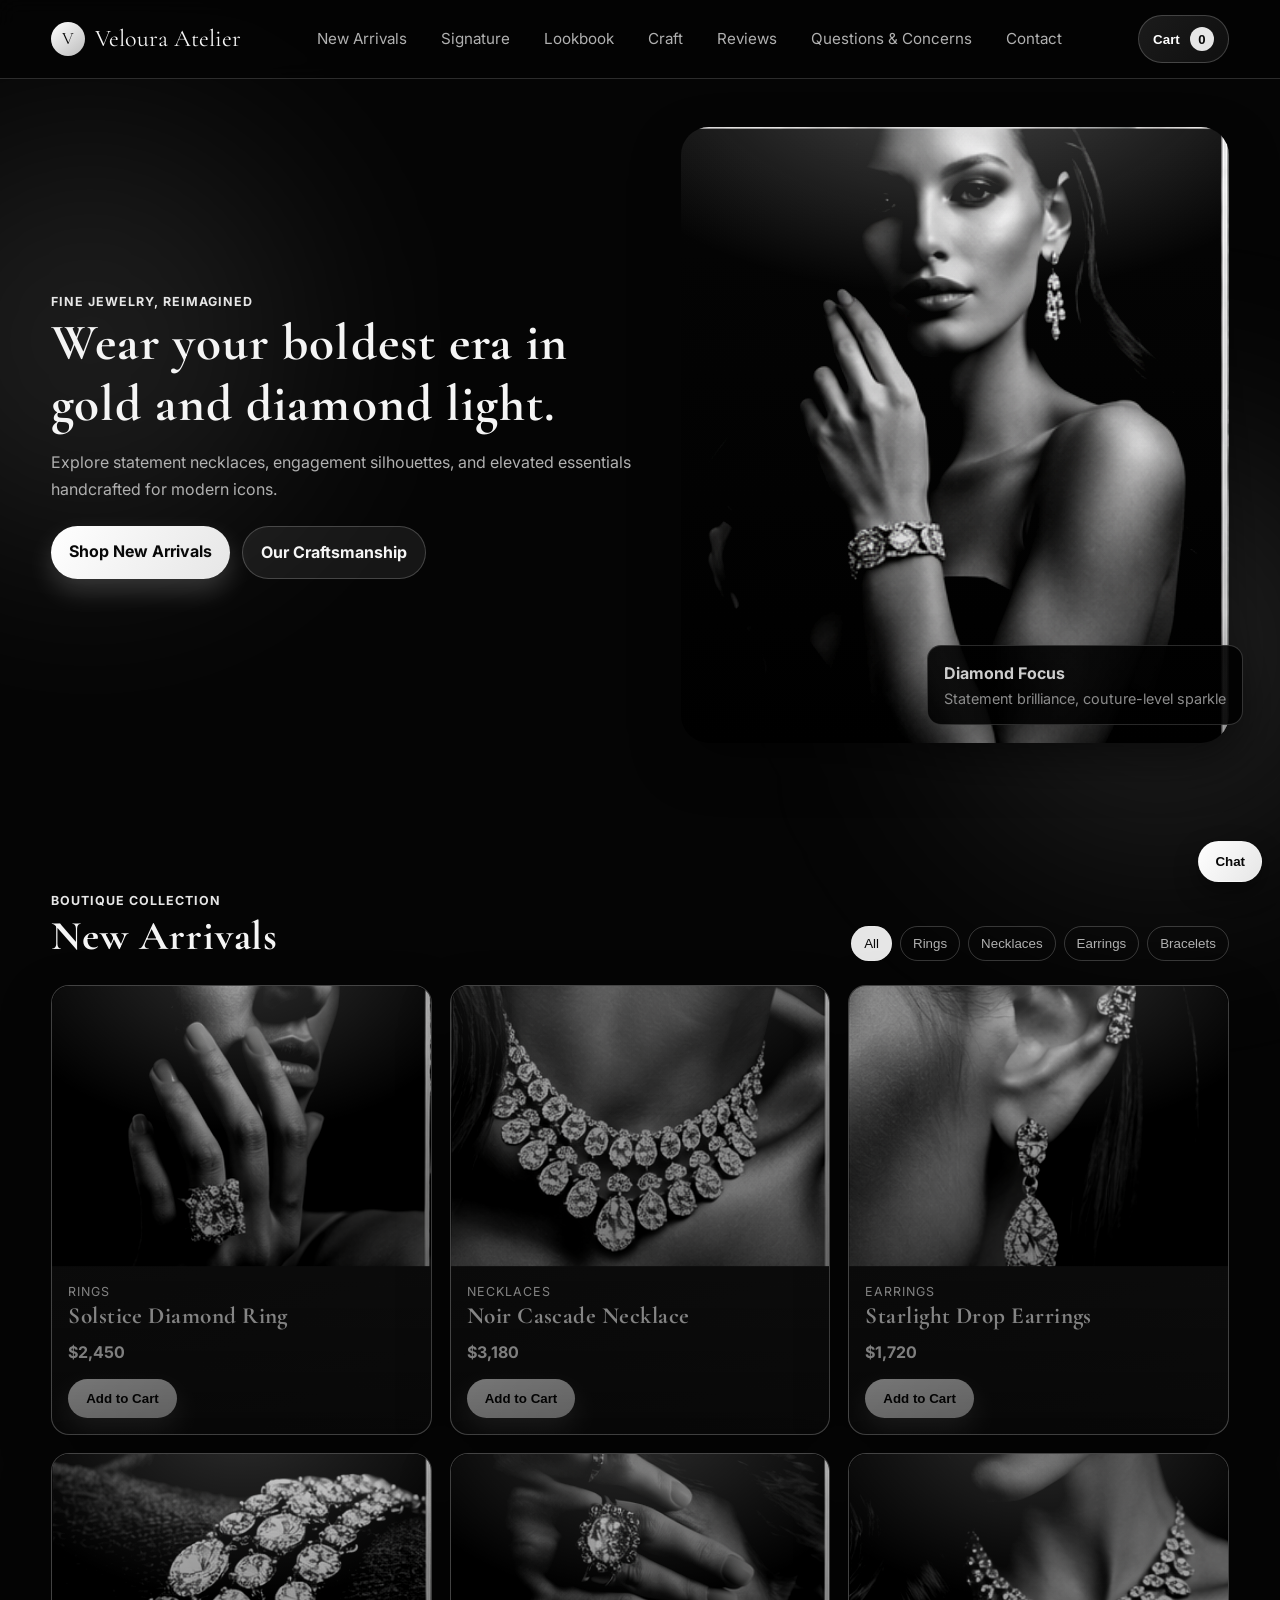
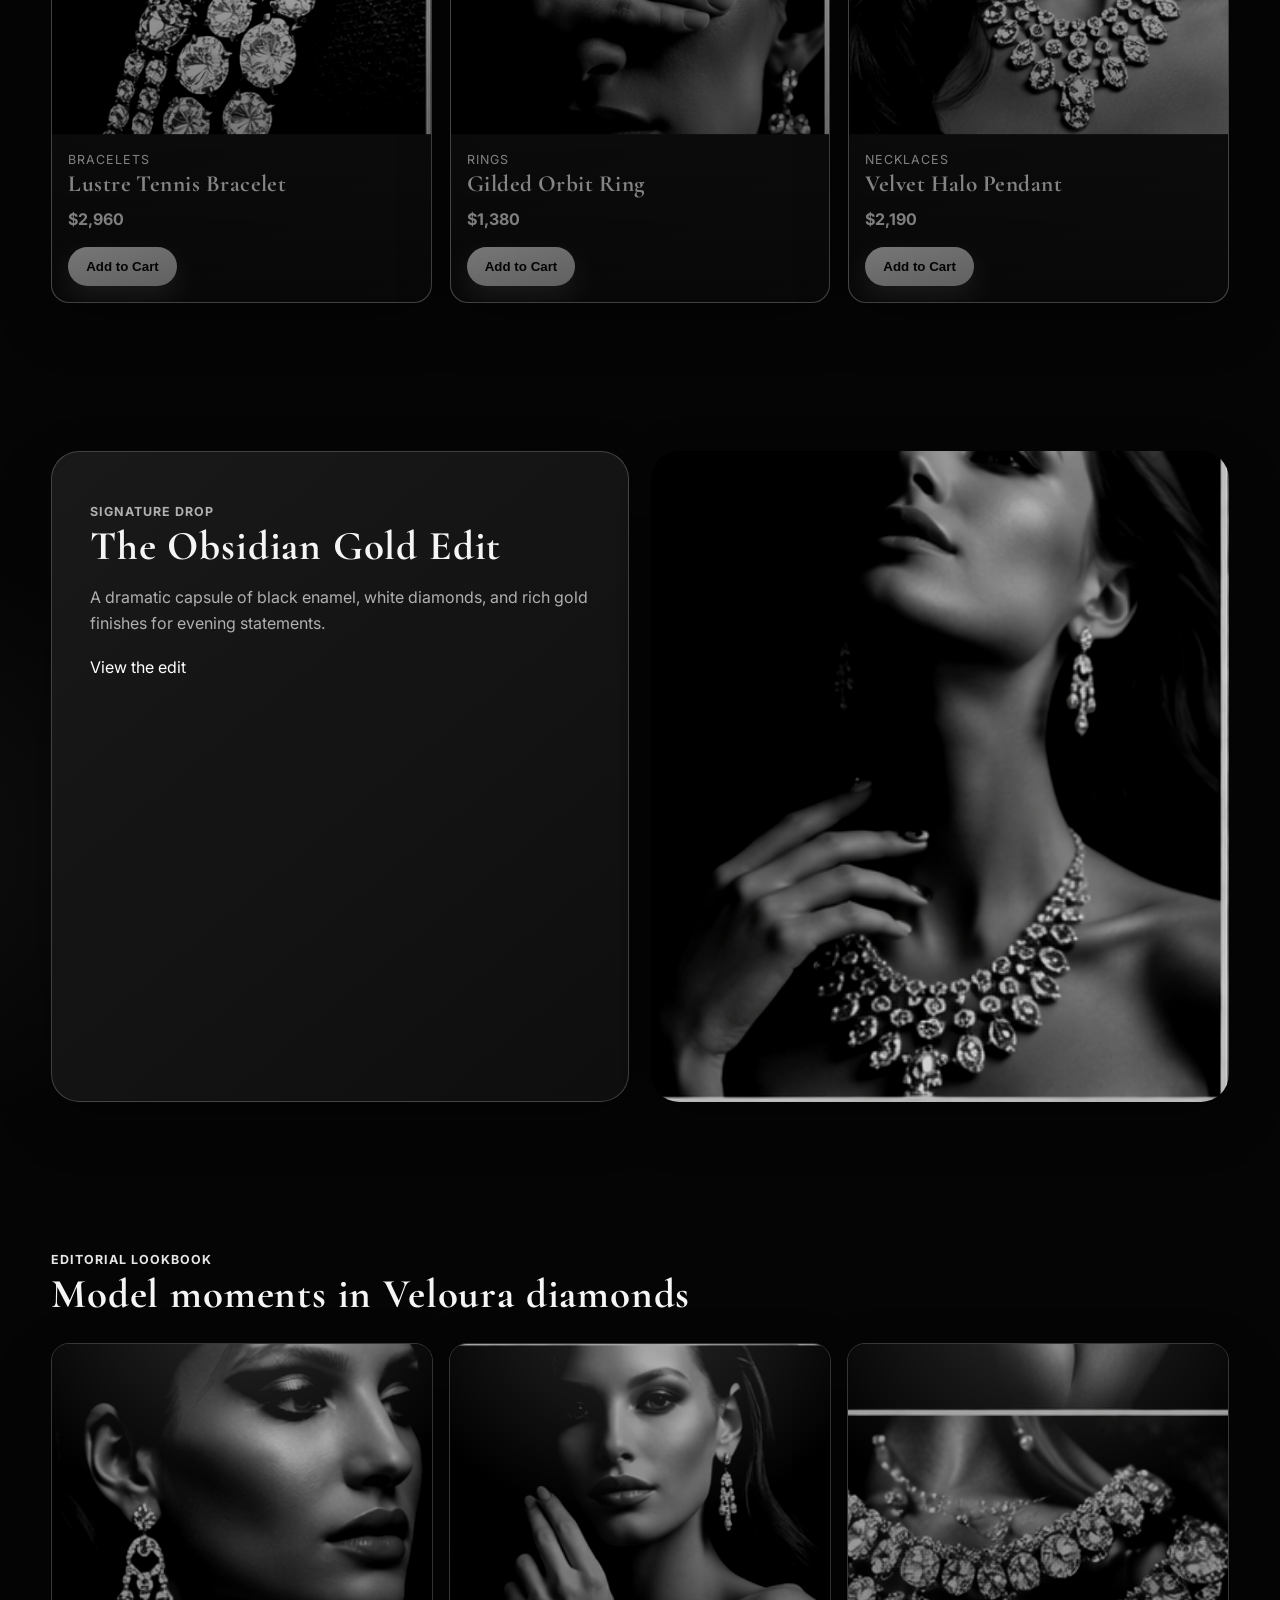
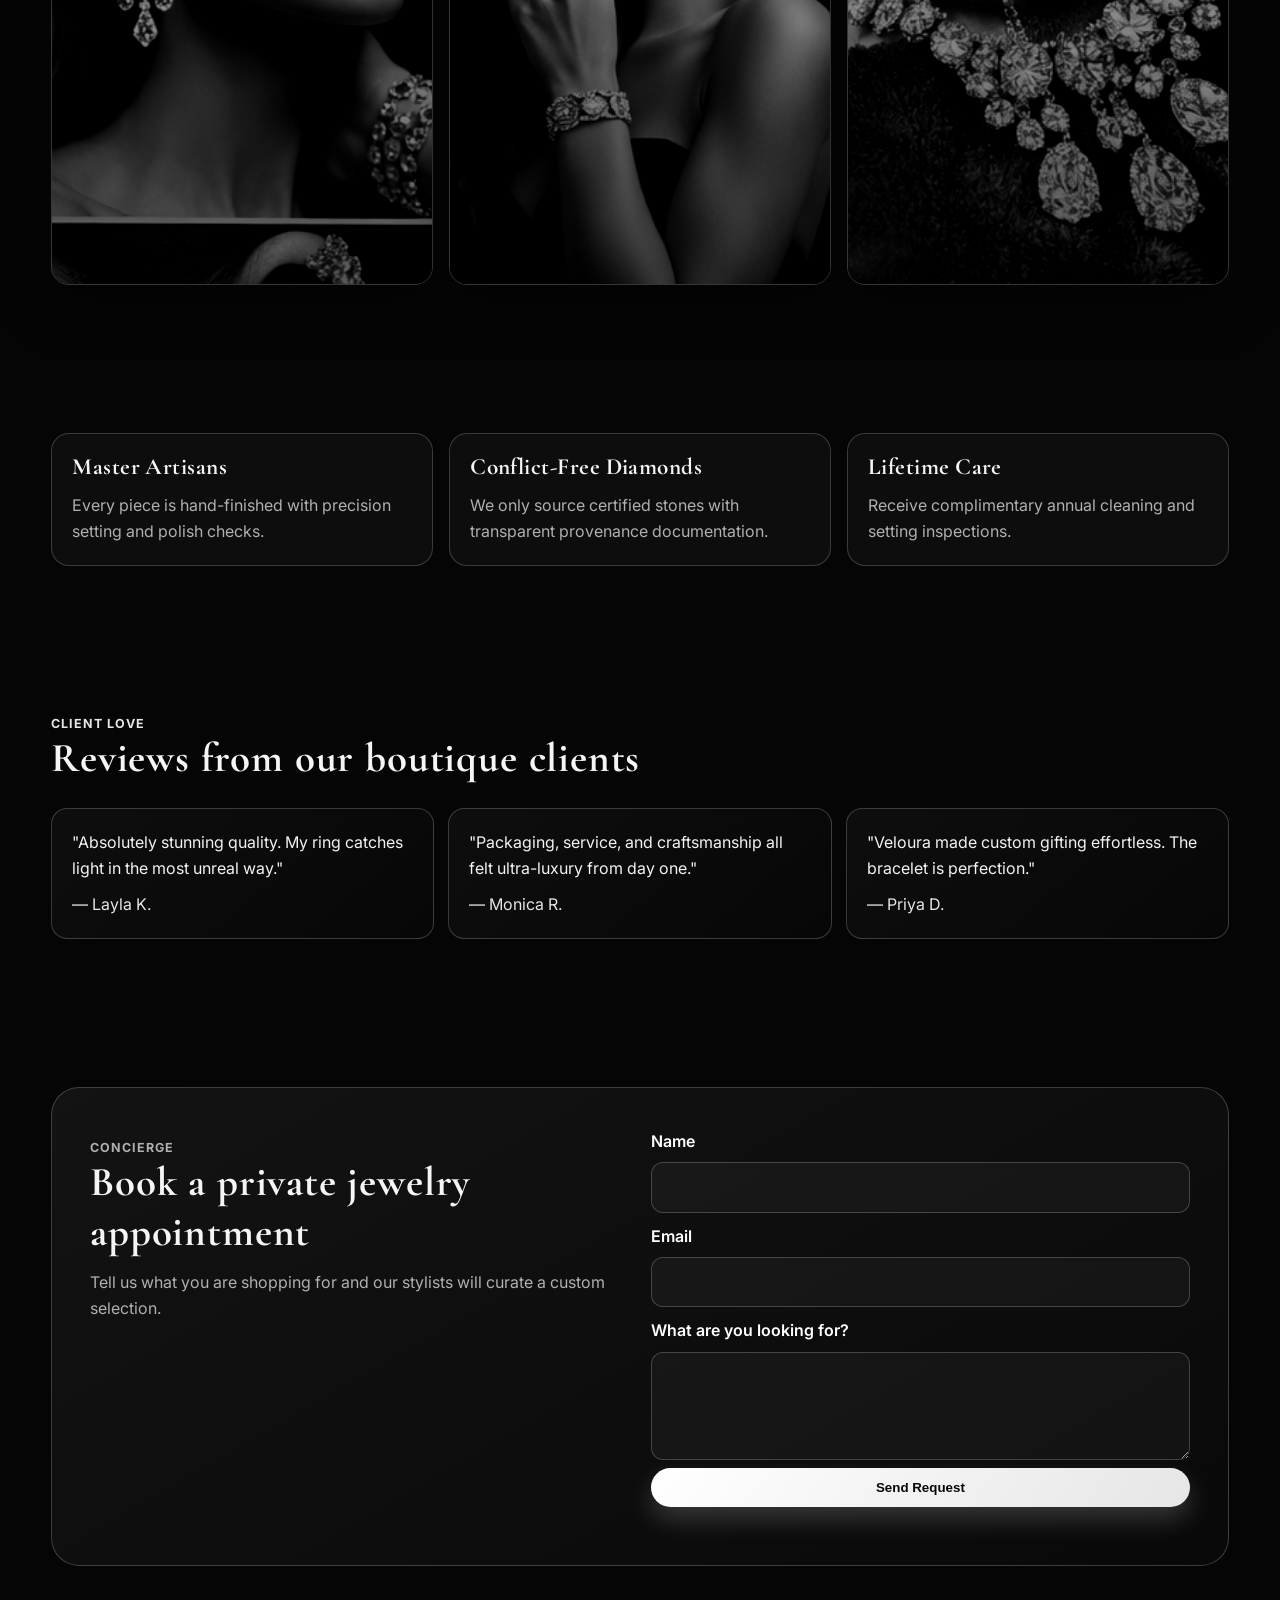
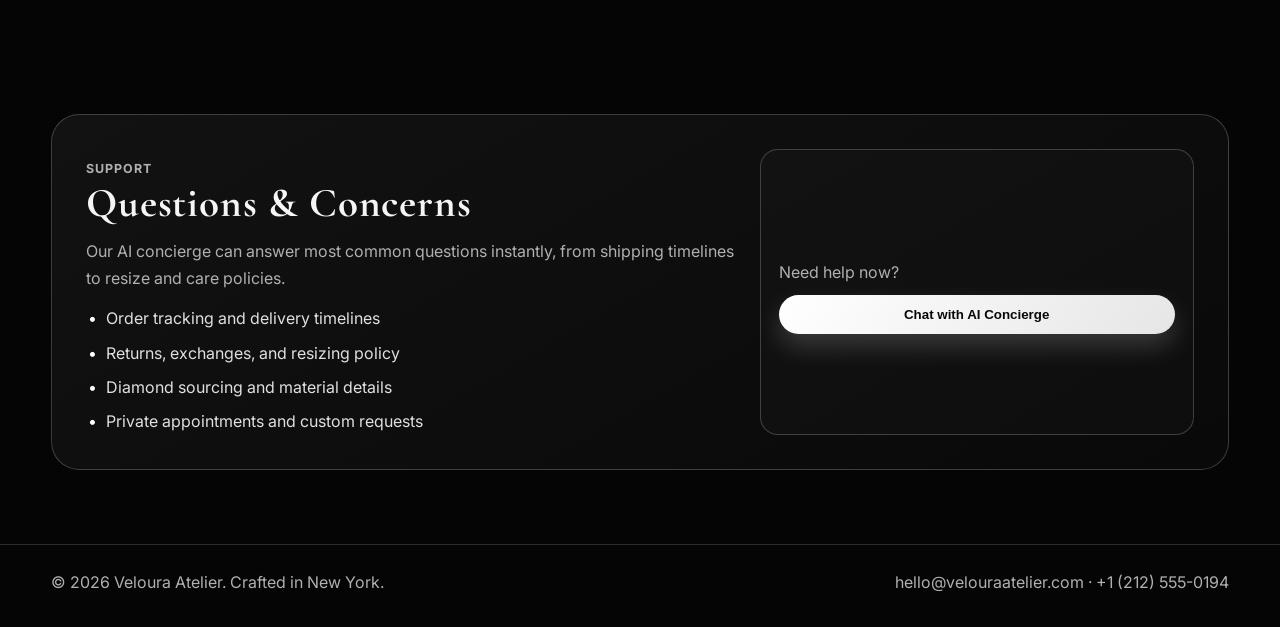
<file: veloura-jewelry-store/index.html>
<!DOCTYPE html>
<html lang="en">
  <head>
    <meta charset="UTF-8" />
    <meta name="viewport" content="width=device-width, initial-scale=1.0" />
    <title>Veloura Atelier | Gold & Diamond Jewelry</title>
    <meta
      name="description"
      content="Veloura Atelier offers dramatic gold and diamond jewelry with handcrafted detail, modern luxury design, and concierge shopping."
    />
    <meta name="theme-color" content="#050505" />
    <meta name="robots" content="index,follow" />
    <meta property="og:title" content="Veloura Atelier | Gold & Diamond Jewelry" />
    <meta
      property="og:description"
      content="Discover couture-level jewelry pieces in 18k gold and natural diamonds."
    />
    <meta property="og:type" content="website" />
    <meta
      property="og:image"
      content="https://hannahburnscoding-byte.github.io/luma-estates-portfolio/veloura-jewelry-store/assets/social-preview-veloura-v2.jpg?v=2"
    />
    <meta property="og:image:secure_url" content="https://hannahburnscoding-byte.github.io/luma-estates-portfolio/veloura-jewelry-store/assets/social-preview-veloura-v2.jpg?v=2" />
    <meta property="og:image:type" content="image/jpeg" />
    <meta property="og:image:width" content="1200" />
    <meta property="og:image:height" content="630" />
    <meta property="og:image:alt" content="Veloura Atelier diamond-forward luxury jewelry preview" />
    <meta property="og:url" content="https://hannahburnscoding-byte.github.io/luma-estates-portfolio/veloura-jewelry-store/" />
    <meta property="og:site_name" content="Veloura Atelier" />
    <meta name="twitter:card" content="summary_large_image" />
    <meta name="twitter:title" content="Veloura Atelier | Gold & Diamond Jewelry" />
    <meta
      name="twitter:description"
      content="Explore dramatic diamond-forward jewelry with editorial visuals, concierge support, and elegant checkout."
    />
    <meta
      name="twitter:image"
      content="https://hannahburnscoding-byte.github.io/luma-estates-portfolio/veloura-jewelry-store/assets/social-preview-veloura-v2.jpg?v=2"
    />
    <link rel="canonical" href="https://hannahburnscoding-byte.github.io/luma-estates-portfolio/veloura-jewelry-store/" />
    <link rel="preload" as="image" href="assets/lookbook-model-bracelet-studio.png" />
    <link rel="preconnect" href="https://fonts.googleapis.com" />
    <link rel="preconnect" href="https://fonts.gstatic.com" crossorigin />
    <link
      href="https://fonts.googleapis.com/css2?family=Cormorant+Garamond:wght@500;600;700&family=Inter:wght@400;500;600;700&display=swap"
      rel="stylesheet"
    />
    <script type="application/ld+json">
      {
        "@context": "https://schema.org",
        "@type": "JewelryStore",
        "name": "Veloura Atelier",
        "image": "https://hannahburnscoding-byte.github.io/luma-estates-portfolio/veloura-jewelry-store/assets/social-preview-veloura-v2.jpg?v=2",
        "description": "Luxury boutique specializing in diamond-forward jewelry and concierge shopping support.",
        "url": "https://hannahburnscoding-byte.github.io/luma-estates-portfolio/veloura-jewelry-store/",
        "telephone": "+1-212-555-0194",
        "email": "hello@velouraatelier.com",
        "address": {
          "@type": "PostalAddress",
          "addressLocality": "New York",
          "addressRegion": "NY",
          "addressCountry": "US"
        }
      }
    </script>
    <link rel="stylesheet" href="styles.css" />
  </head>
  <body class="is-loading">
    <a class="skip-link" href="#main-content">Skip to content</a>
    <div class="glow glow-1" aria-hidden="true"></div>
    <div class="glow glow-2" aria-hidden="true"></div>

    <header class="site-header">
      <div class="container nav-wrap">
        <a class="brand" href="#" aria-label="Veloura Atelier Home">
          <span class="brand-mark" aria-hidden="true">V</span>
          Veloura Atelier
        </a>
        <button
          class="menu-btn"
          data-menu-toggle
          aria-expanded="false"
          aria-controls="primary-nav"
          aria-label="Open navigation"
        >
          <span></span><span></span><span></span>
        </button>
        <nav class="site-nav" id="primary-nav" data-site-nav aria-label="Main navigation">
          <a href="#new-arrivals">New Arrivals</a>
          <a href="#signature">Signature</a>
          <a href="#lookbook">Lookbook</a>
          <a href="#craft">Craft</a>
          <a href="#reviews">Reviews</a>
          <a href="#support">Questions & Concerns</a>
          <a href="#contact">Contact</a>
        </nav>
        <button class="cart-btn" data-cart-open aria-label="Open cart">
          Cart
          <span class="cart-count" data-cart-count>0</span>
        </button>
      </div>
    </header>

    <main id="main-content">
      <section class="hero">
        <div class="container hero-grid">
          <div class="hero-copy" data-reveal>
            <p class="eyebrow">Fine Jewelry, Reimagined</p>
            <h1>Wear your boldest era in gold and diamond light.</h1>
            <p class="lead">
              Explore statement necklaces, engagement silhouettes, and elevated essentials handcrafted for modern
              icons.
            </p>
            <div class="hero-actions">
              <a href="#new-arrivals" class="btn btn-primary">Shop New Arrivals</a>
              <a href="#craft" class="btn btn-secondary">Our Craftsmanship</a>
            </div>
          </div>
          <div class="hero-media" data-reveal>
            <img
              src="assets/lookbook-model-bracelet-studio.png"
              alt="Studio model portrait featuring diamond bracelet and earrings"
              loading="eager"
              decoding="async"
            />
            <article class="floating-chip">
              <strong>Diamond Focus</strong>
              <p>Statement brilliance, couture-level sparkle</p>
            </article>
          </div>
        </div>
      </section>

      <section class="collections" id="new-arrivals">
        <div class="container">
          <div class="section-head" data-reveal>
            <div>
              <p class="eyebrow">Boutique Collection</p>
              <h2>New Arrivals</h2>
            </div>
            <div class="filters" role="toolbar" aria-label="Product filters">
              <button class="chip is-active" data-filter="all">All</button>
              <button class="chip" data-filter="rings">Rings</button>
              <button class="chip" data-filter="necklaces">Necklaces</button>
              <button class="chip" data-filter="earrings">Earrings</button>
              <button class="chip" data-filter="bracelets">Bracelets</button>
            </div>
          </div>

          <div class="product-grid" data-product-grid>
            <article class="product-card" data-category="rings" data-reveal>
              <img
                src="assets/product-ring-solitaire-hand.png"
                alt="Gold diamond engagement ring close-up"
                loading="lazy"
                decoding="async"
              />
              <div class="product-body">
                <p class="product-type">Rings</p>
                <h3>Solstice Diamond Ring</h3>
                <p class="price">$2,450</p>
                <button class="btn btn-primary add-btn" data-name="Solstice Diamond Ring" data-price="2450">
                  Add to Cart
                </button>
              </div>
            </article>

            <article class="product-card" data-category="necklaces" data-reveal>
              <img
                src="assets/product-necklace-cascade.png"
                alt="Elegant layered gold necklace with diamonds"
                loading="lazy"
                decoding="async"
              />
              <div class="product-body">
                <p class="product-type">Necklaces</p>
                <h3>Noir Cascade Necklace</h3>
                <p class="price">$3,180</p>
                <button class="btn btn-primary add-btn" data-name="Noir Cascade Necklace" data-price="3180">
                  Add to Cart
                </button>
              </div>
            </article>

            <article class="product-card" data-category="earrings" data-reveal>
              <img
                src="assets/product-earrings-drop-closeup.png"
                alt="Dangling diamond earrings on velvet"
                loading="lazy"
                decoding="async"
              />
              <div class="product-body">
                <p class="product-type">Earrings</p>
                <h3>Starlight Drop Earrings</h3>
                <p class="price">$1,720</p>
                <button class="btn btn-primary add-btn" data-name="Starlight Drop Earrings" data-price="1720">
                  Add to Cart
                </button>
              </div>
            </article>

            <article class="product-card" data-category="bracelets" data-reveal>
              <img
                src="assets/product-bracelet-tennis-closeup.png"
                alt="Luxury diamond bracelet on black background"
                loading="lazy"
                decoding="async"
              />
              <div class="product-body">
                <p class="product-type">Bracelets</p>
                <h3>Lustre Tennis Bracelet</h3>
                <p class="price">$2,960</p>
                <button class="btn btn-primary add-btn" data-name="Lustre Tennis Bracelet" data-price="2960">
                  Add to Cart
                </button>
              </div>
            </article>

            <article class="product-card" data-category="rings" data-reveal>
              <img
                src="assets/product-ring-cocktail-closeup.png"
                alt="Modern gold ring with geometric diamond setting"
                loading="lazy"
                decoding="async"
              />
              <div class="product-body">
                <p class="product-type">Rings</p>
                <h3>Gilded Orbit Ring</h3>
                <p class="price">$1,380</p>
                <button class="btn btn-primary add-btn" data-name="Gilded Orbit Ring" data-price="1380">
                  Add to Cart
                </button>
              </div>
            </article>

            <article class="product-card" data-category="necklaces" data-reveal>
              <img
                src="assets/product-necklace-halo-closeup.png"
                alt="Diamond pendant necklace with gold chain"
                loading="lazy"
                decoding="async"
              />
              <div class="product-body">
                <p class="product-type">Necklaces</p>
                <h3>Velvet Halo Pendant</h3>
                <p class="price">$2,190</p>
                <button class="btn btn-primary add-btn" data-name="Velvet Halo Pendant" data-price="2190">
                  Add to Cart
                </button>
              </div>
            </article>
          </div>
        </div>
      </section>

      <section class="signature" id="signature">
        <div class="container signature-grid">
          <article class="signature-card" data-reveal>
            <p class="eyebrow">Signature Drop</p>
            <h2>The Obsidian Gold Edit</h2>
            <p>
              A dramatic capsule of black enamel, white diamonds, and rich gold finishes for evening statements.
            </p>
            <a href="#new-arrivals" class="text-link">View the edit</a>
          </article>
          <img
            data-reveal
            src="assets/signature-model-necklace.png"
            alt="Model wearing dramatic gold jewelry collection"
            loading="lazy"
            decoding="async"
          />
        </div>
      </section>

      <section class="lookbook" id="lookbook">
        <div class="container">
          <div class="section-head" data-reveal>
            <div>
              <p class="eyebrow">Editorial Lookbook</p>
              <h2>Model moments in Veloura diamonds</h2>
            </div>
          </div>
          <div class="lookbook-grid">
            <article class="lookbook-card" data-reveal>
              <img
                src="assets/lookbook-model-earrings-portrait.png"
                alt="Fashion model wearing a diamond necklace and earrings"
                loading="lazy"
                decoding="async"
              />
            </article>
            <article class="lookbook-card tall" data-reveal>
              <img
                src="assets/lookbook-model-bracelet-studio.png"
                alt="Portrait of a model in black outfit styled with gold jewelry"
                loading="lazy"
                decoding="async"
              />
            </article>
            <article class="lookbook-card" data-reveal>
              <img
                src="assets/lookbook-necklace-set-editorial.png"
                alt="Model profile wearing statement earrings and a ring"
                loading="lazy"
                decoding="async"
              />
            </article>
          </div>
        </div>
      </section>

      <section class="craft" id="craft">
        <div class="container features">
          <article class="feature" data-reveal>
            <h3>Master Artisans</h3>
            <p>Every piece is hand-finished with precision setting and polish checks.</p>
          </article>
          <article class="feature" data-reveal>
            <h3>Conflict-Free Diamonds</h3>
            <p>We only source certified stones with transparent provenance documentation.</p>
          </article>
          <article class="feature" data-reveal>
            <h3>Lifetime Care</h3>
            <p>Receive complimentary annual cleaning and setting inspections.</p>
          </article>
        </div>
      </section>

      <section class="reviews" id="reviews">
        <div class="container">
          <div class="section-head" data-reveal>
            <div>
              <p class="eyebrow">Client Love</p>
              <h2>Reviews from our boutique clients</h2>
            </div>
          </div>
          <div class="review-grid">
            <blockquote class="review-card" data-reveal>
              "Absolutely stunning quality. My ring catches light in the most unreal way."
              <footer>— Layla K.</footer>
            </blockquote>
            <blockquote class="review-card" data-reveal>
              "Packaging, service, and craftsmanship all felt ultra-luxury from day one."
              <footer>— Monica R.</footer>
            </blockquote>
            <blockquote class="review-card" data-reveal>
              "Veloura made custom gifting effortless. The bracelet is perfection."
              <footer>— Priya D.</footer>
            </blockquote>
          </div>
        </div>
      </section>

      <section class="contact" id="contact">
        <div class="container contact-wrap" data-reveal>
          <div>
            <p class="eyebrow">Concierge</p>
            <h2>Book a private jewelry appointment</h2>
            <p>
              Tell us what you are shopping for and our stylists will curate a custom selection.
            </p>
          </div>
          <form class="contact-form" data-contact-form novalidate>
            <label for="name">Name</label>
            <input id="name" name="name" type="text" required />
            <label for="email">Email</label>
            <input id="email" name="email" type="email" required />
            <label for="note">What are you looking for?</label>
            <textarea id="note" name="note" required></textarea>
            <button class="btn btn-primary" type="submit">Send Request</button>
            <p class="form-status" data-form-status role="status" aria-live="polite"></p>
          </form>
        </div>
      </section>

      <section class="support" id="support">
        <div class="container support-wrap" data-reveal>
          <div>
            <p class="eyebrow">Support</p>
            <h2>Questions & Concerns</h2>
            <p>
              Our AI concierge can answer most common questions instantly, from shipping timelines to resize and care
              policies.
            </p>
            <ul class="support-list">
              <li>Order tracking and delivery timelines</li>
              <li>Returns, exchanges, and resizing policy</li>
              <li>Diamond sourcing and material details</li>
              <li>Private appointments and custom requests</li>
            </ul>
          </div>
          <div class="support-actions">
            <p>Need help now?</p>
            <button class="btn btn-primary" type="button" data-chat-open>Chat with AI Concierge</button>
          </div>
        </div>
      </section>
    </main>

    <aside class="cart-drawer" data-cart-drawer aria-label="Shopping cart" aria-hidden="true">
      <div class="cart-head">
        <h2>Your Cart</h2>
        <button class="close-btn" data-cart-close aria-label="Close cart">×</button>
      </div>
      <ul class="cart-items" data-cart-items></ul>
      <div class="cart-total">
        <p>Total</p>
        <strong data-cart-total>$0</strong>
      </div>
      <button class="btn btn-primary checkout-btn">Proceed to Checkout</button>
    </aside>
    <div class="backdrop" data-backdrop hidden></div>

    <button class="chat-launcher" type="button" data-chat-open aria-label="Open chat">Chat</button>
    <aside class="chat-widget" data-chat-widget aria-hidden="true" aria-label="AI concierge chat">
      <div class="chat-head">
        <div>
          <p class="chat-title">Veloura AI Concierge</p>
          <p class="chat-subtitle">Usually replies instantly</p>
        </div>
        <button class="close-btn" data-chat-close aria-label="Close AI chat">×</button>
      </div>
      <div class="chat-body" data-chat-body>
        <article class="chat-message bot">
          Hello! I can help with shipping, returns, sizing, appointments, and custom jewelry requests.
        </article>
      </div>
      <form class="chat-form" data-chat-form>
        <label class="sr-only" for="chatInput">Type your question</label>
        <input id="chatInput" name="chatInput" type="text" placeholder="Ask a question..." required />
        <button class="btn btn-primary" type="submit">Send</button>
      </form>
    </aside>

    <footer class="site-footer">
      <div class="container footer-wrap">
        <p>© <span data-year></span> Veloura Atelier. Crafted in New York.</p>
        <p>hello@velouraatelier.com · +1 (212) 555-0194</p>
      </div>
    </footer>

    <script src="main.js" defer></script>
  </body>
</html>
</file>
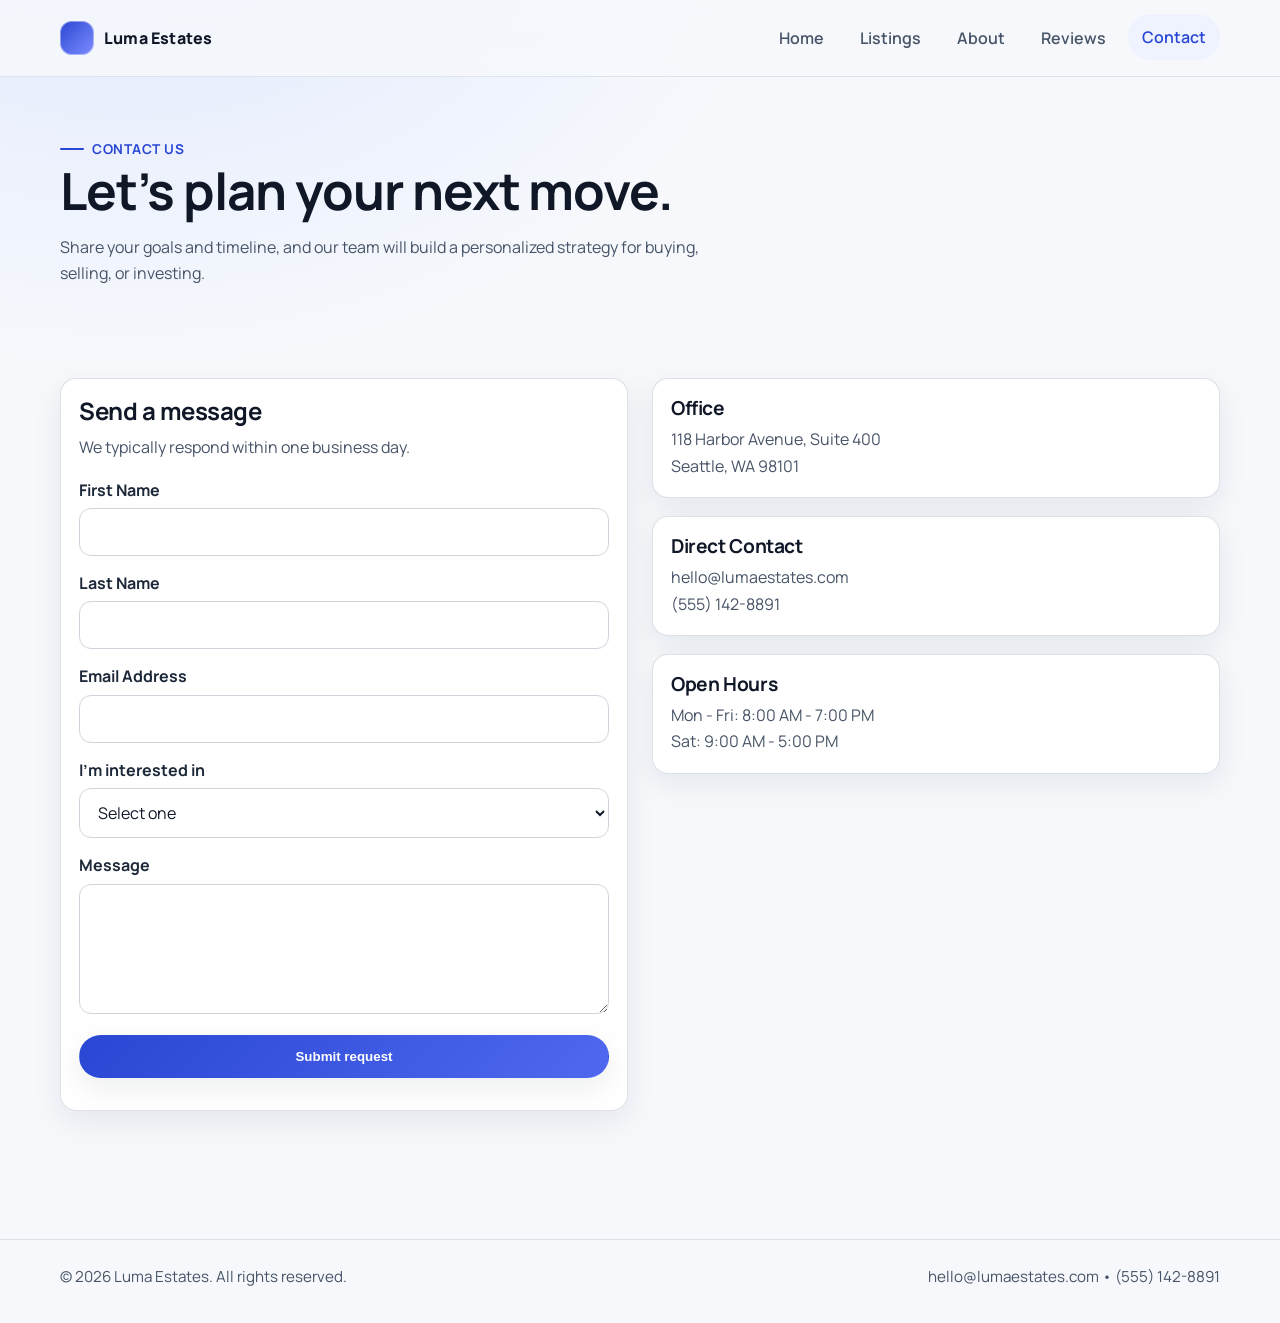
<file: contact.html>
<!DOCTYPE html>
<html lang="en">
  <head>
    <meta charset="UTF-8" />
    <meta name="viewport" content="width=device-width, initial-scale=1.0" />
    <title>Contact | Luma Estates</title>
    <meta
      name="description"
      content="Contact Luma Estates to schedule a private home tour, request a valuation, or discuss your buying and selling goals."
    />
    <link rel="canonical" href="https://example.com/contact.html" />
    <link rel="preconnect" href="https://fonts.googleapis.com" />
    <link rel="preconnect" href="https://fonts.gstatic.com" crossorigin />
    <link
      href="https://fonts.googleapis.com/css2?family=Manrope:wght@400;500;600;700;800&display=swap"
      rel="stylesheet"
    />
    <link rel="stylesheet" href="styles.css" />
  </head>
  <body>
    <a href="#main-content" class="skip-link">Skip to main content</a>
    <header class="site-header">
      <div class="container nav-wrap">
        <a class="brand" href="index.html" aria-label="Luma Estates Home">
          <span class="brand-mark" aria-hidden="true"></span>
          Luma Estates
        </a>
        <button class="mobile-toggle" type="button" data-mobile-toggle aria-expanded="false" aria-label="Open menu">
          ☰
        </button>
        <nav class="site-nav" data-site-nav data-open="false" aria-label="Main">
          <ul>
            <li><a href="index.html">Home</a></li>
            <li><a href="listings.html">Listings</a></li>
            <li><a href="about.html">About</a></li>
            <li><a href="reviews.html">Reviews</a></li>
            <li><a href="contact.html" aria-current="page">Contact</a></li>
          </ul>
        </nav>
      </div>
    </header>

    <main id="main-content">
      <section class="hero">
        <div class="container">
          <span class="eyebrow" data-reveal>Contact us</span>
          <h1 data-reveal>Let’s plan your next move.</h1>
          <p class="lead" data-reveal style="margin-top: 12px">
            Share your goals and timeline, and our team will build a personalized strategy for buying, selling, or
            investing.
          </p>
        </div>
      </section>

      <section style="padding-top: 20px">
        <div class="container split">
          <article class="card" data-reveal>
            <div class="card-body">
              <h2 style="font-size: 1.5rem">Send a message</h2>
              <p style="margin-top: 8px">We typically respond within one business day.</p>
              <form class="form-grid" data-contact-form style="margin-top: 16px" novalidate>
                <div class="field">
                  <label for="firstName">First Name</label>
                  <input id="firstName" name="firstName" type="text" required autocomplete="given-name" />
                </div>
                <div class="field">
                  <label for="lastName">Last Name</label>
                  <input id="lastName" name="lastName" type="text" required autocomplete="family-name" />
                </div>
                <div class="field">
                  <label for="email">Email Address</label>
                  <input id="email" name="email" type="email" required autocomplete="email" />
                </div>
                <div class="field">
                  <label for="service">I'm interested in</label>
                  <select id="service" name="service" required>
                    <option value="">Select one</option>
                    <option value="buying">Buying a home</option>
                    <option value="selling">Selling a home</option>
                    <option value="investing">Investment opportunities</option>
                    <option value="valuation">Home valuation</option>
                  </select>
                </div>
                <div class="field">
                  <label for="message">Message</label>
                  <textarea id="message" name="message" required></textarea>
                </div>
                <button class="btn btn-primary" type="submit">Submit request</button>
                <p data-form-status aria-live="polite" role="status"></p>
              </form>
            </div>
          </article>
          <aside class="cards-grid" data-reveal>
            <article class="card">
              <div class="card-body">
                <h3>Office</h3>
                <p style="margin-top: 6px">118 Harbor Avenue, Suite 400<br />Seattle, WA 98101</p>
              </div>
            </article>
            <article class="card">
              <div class="card-body">
                <h3>Direct Contact</h3>
                <p style="margin-top: 6px">hello@lumaestates.com<br />(555) 142-8891</p>
              </div>
            </article>
            <article class="card">
              <div class="card-body">
                <h3>Open Hours</h3>
                <p style="margin-top: 6px">Mon - Fri: 8:00 AM - 7:00 PM<br />Sat: 9:00 AM - 5:00 PM</p>
              </div>
            </article>
          </aside>
        </div>
      </section>
    </main>

    <footer class="site-footer">
      <div class="container footer-wrap">
        <p>© <span data-year></span> Luma Estates. All rights reserved.</p>
        <p>hello@lumaestates.com • (555) 142-8891</p>
      </div>
    </footer>
    <script src="main.js" defer></script>
  </body>
</html>
</file>
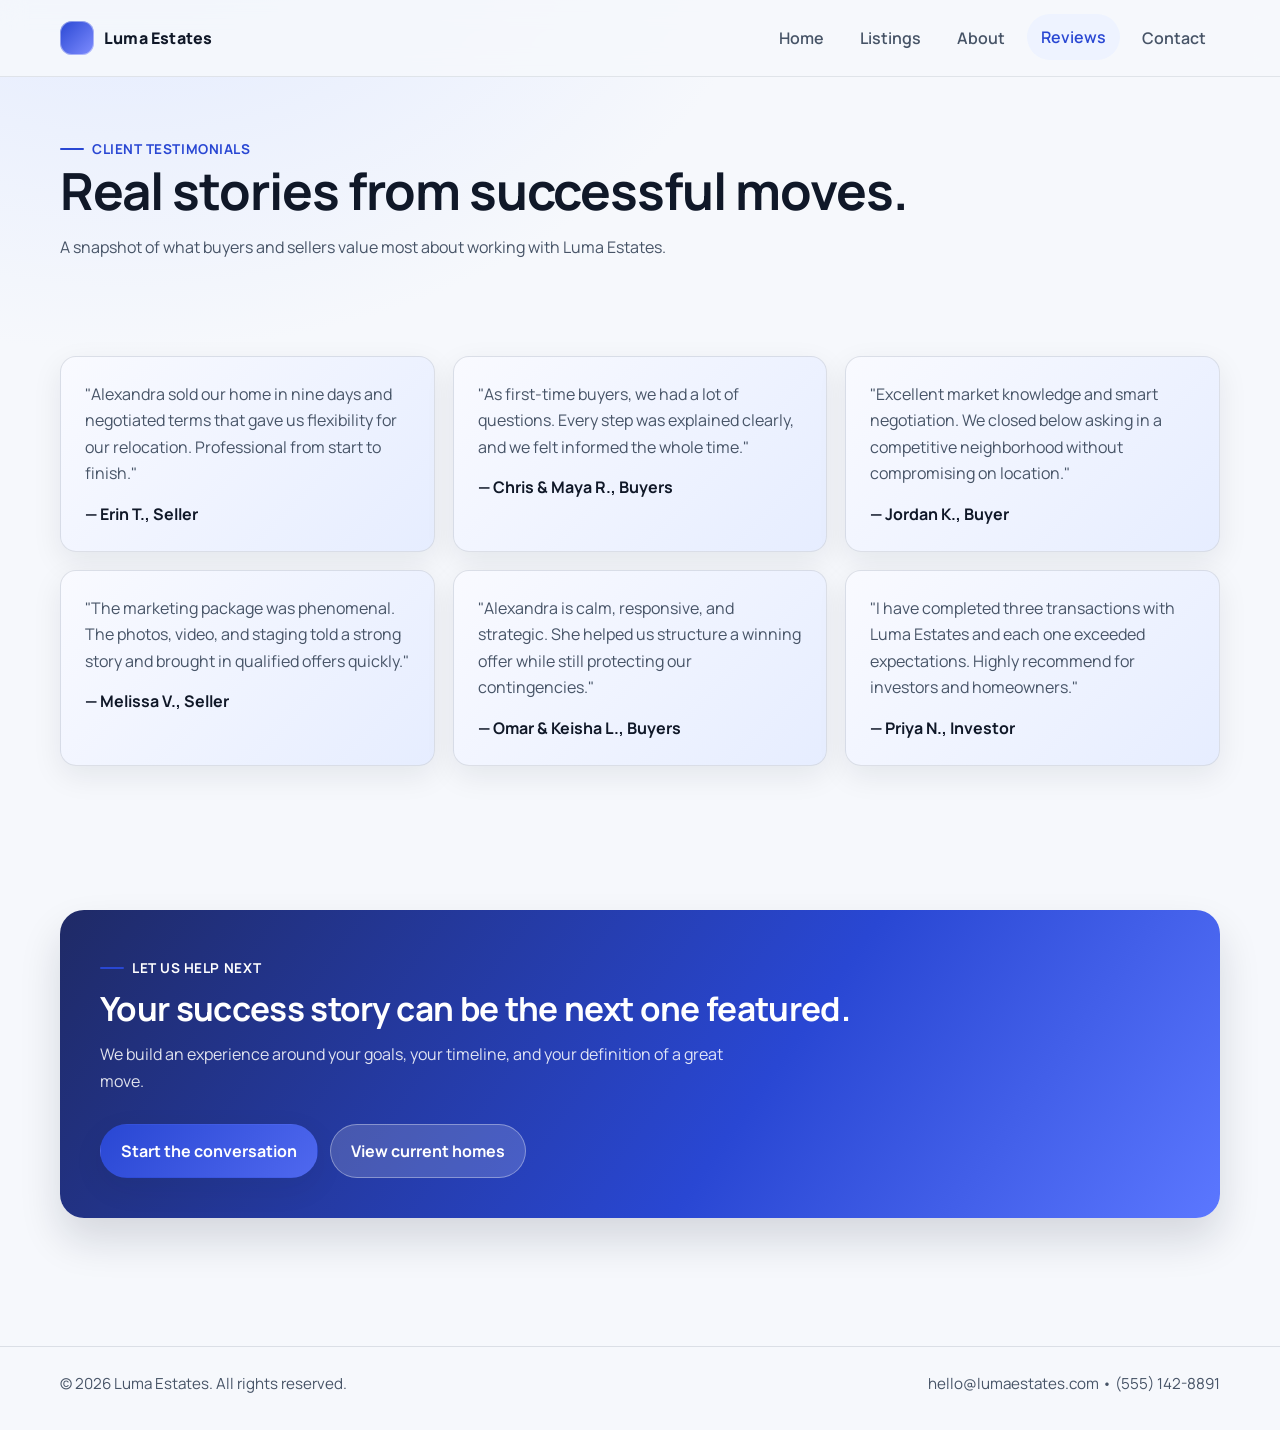
<file: reviews.html>
<!DOCTYPE html>
<html lang="en">
  <head>
    <meta charset="UTF-8" />
    <meta name="viewport" content="width=device-width, initial-scale=1.0" />
    <title>Client Reviews | Luma Estates</title>
    <meta
      name="description"
      content="Read verified client reviews and success stories from buyers and sellers who worked with Luma Estates."
    />
    <link rel="canonical" href="https://example.com/reviews.html" />
    <link rel="preconnect" href="https://fonts.googleapis.com" />
    <link rel="preconnect" href="https://fonts.gstatic.com" crossorigin />
    <link
      href="https://fonts.googleapis.com/css2?family=Manrope:wght@400;500;600;700;800&display=swap"
      rel="stylesheet"
    />
    <link rel="stylesheet" href="styles.css" />
  </head>
  <body>
    <a href="#main-content" class="skip-link">Skip to main content</a>
    <header class="site-header">
      <div class="container nav-wrap">
        <a class="brand" href="index.html" aria-label="Luma Estates Home">
          <span class="brand-mark" aria-hidden="true"></span>
          Luma Estates
        </a>
        <button class="mobile-toggle" type="button" data-mobile-toggle aria-expanded="false" aria-label="Open menu">
          ☰
        </button>
        <nav class="site-nav" data-site-nav data-open="false" aria-label="Main">
          <ul>
            <li><a href="index.html">Home</a></li>
            <li><a href="listings.html">Listings</a></li>
            <li><a href="about.html">About</a></li>
            <li><a href="reviews.html" aria-current="page">Reviews</a></li>
            <li><a href="contact.html">Contact</a></li>
          </ul>
        </nav>
      </div>
    </header>

    <main id="main-content">
      <section class="hero">
        <div class="container">
          <span class="eyebrow" data-reveal>Client testimonials</span>
          <h1 data-reveal>Real stories from successful moves.</h1>
          <p class="lead" data-reveal style="margin-top: 12px">
            A snapshot of what buyers and sellers value most about working with Luma Estates.
          </p>
        </div>
      </section>

      <section style="padding-top: 24px">
        <div class="container cards-grid grid-3">
          <article class="quote" data-reveal>
            <p>
              "Alexandra sold our home in nine days and negotiated terms that gave us flexibility for our relocation.
              Professional from start to finish."
            </p>
            <footer>— Erin T., Seller</footer>
          </article>
          <article class="quote" data-reveal>
            <p>
              "As first-time buyers, we had a lot of questions. Every step was explained clearly, and we felt informed
              the whole time."
            </p>
            <footer>— Chris &amp; Maya R., Buyers</footer>
          </article>
          <article class="quote" data-reveal>
            <p>
              "Excellent market knowledge and smart negotiation. We closed below asking in a competitive neighborhood
              without compromising on location."
            </p>
            <footer>— Jordan K., Buyer</footer>
          </article>
          <article class="quote" data-reveal>
            <p>
              "The marketing package was phenomenal. The photos, video, and staging told a strong story and brought
              in qualified offers quickly."
            </p>
            <footer>— Melissa V., Seller</footer>
          </article>
          <article class="quote" data-reveal>
            <p>
              "Alexandra is calm, responsive, and strategic. She helped us structure a winning offer while still
              protecting our contingencies."
            </p>
            <footer>— Omar &amp; Keisha L., Buyers</footer>
          </article>
          <article class="quote" data-reveal>
            <p>
              "I have completed three transactions with Luma Estates and each one exceeded expectations. Highly
              recommend for investors and homeowners."
            </p>
            <footer>— Priya N., Investor</footer>
          </article>
        </div>
      </section>

      <section>
        <div class="container cta" data-reveal>
          <span class="eyebrow" style="color: #fff">Let us help next</span>
          <h2 style="margin-top: 10px">Your success story can be the next one featured.</h2>
          <p style="margin-top: 12px" class="lead">
            We build an experience around your goals, your timeline, and your definition of a great move.
          </p>
          <div class="hero-actions">
            <a class="btn btn-primary" href="contact.html">Start the conversation</a>
            <a class="btn btn-secondary" href="listings.html">View current homes</a>
          </div>
        </div>
      </section>
    </main>

    <footer class="site-footer">
      <div class="container footer-wrap">
        <p>© <span data-year></span> Luma Estates. All rights reserved.</p>
        <p>hello@lumaestates.com • (555) 142-8891</p>
      </div>
    </footer>
    <script src="main.js" defer></script>
  </body>
</html>
</file>
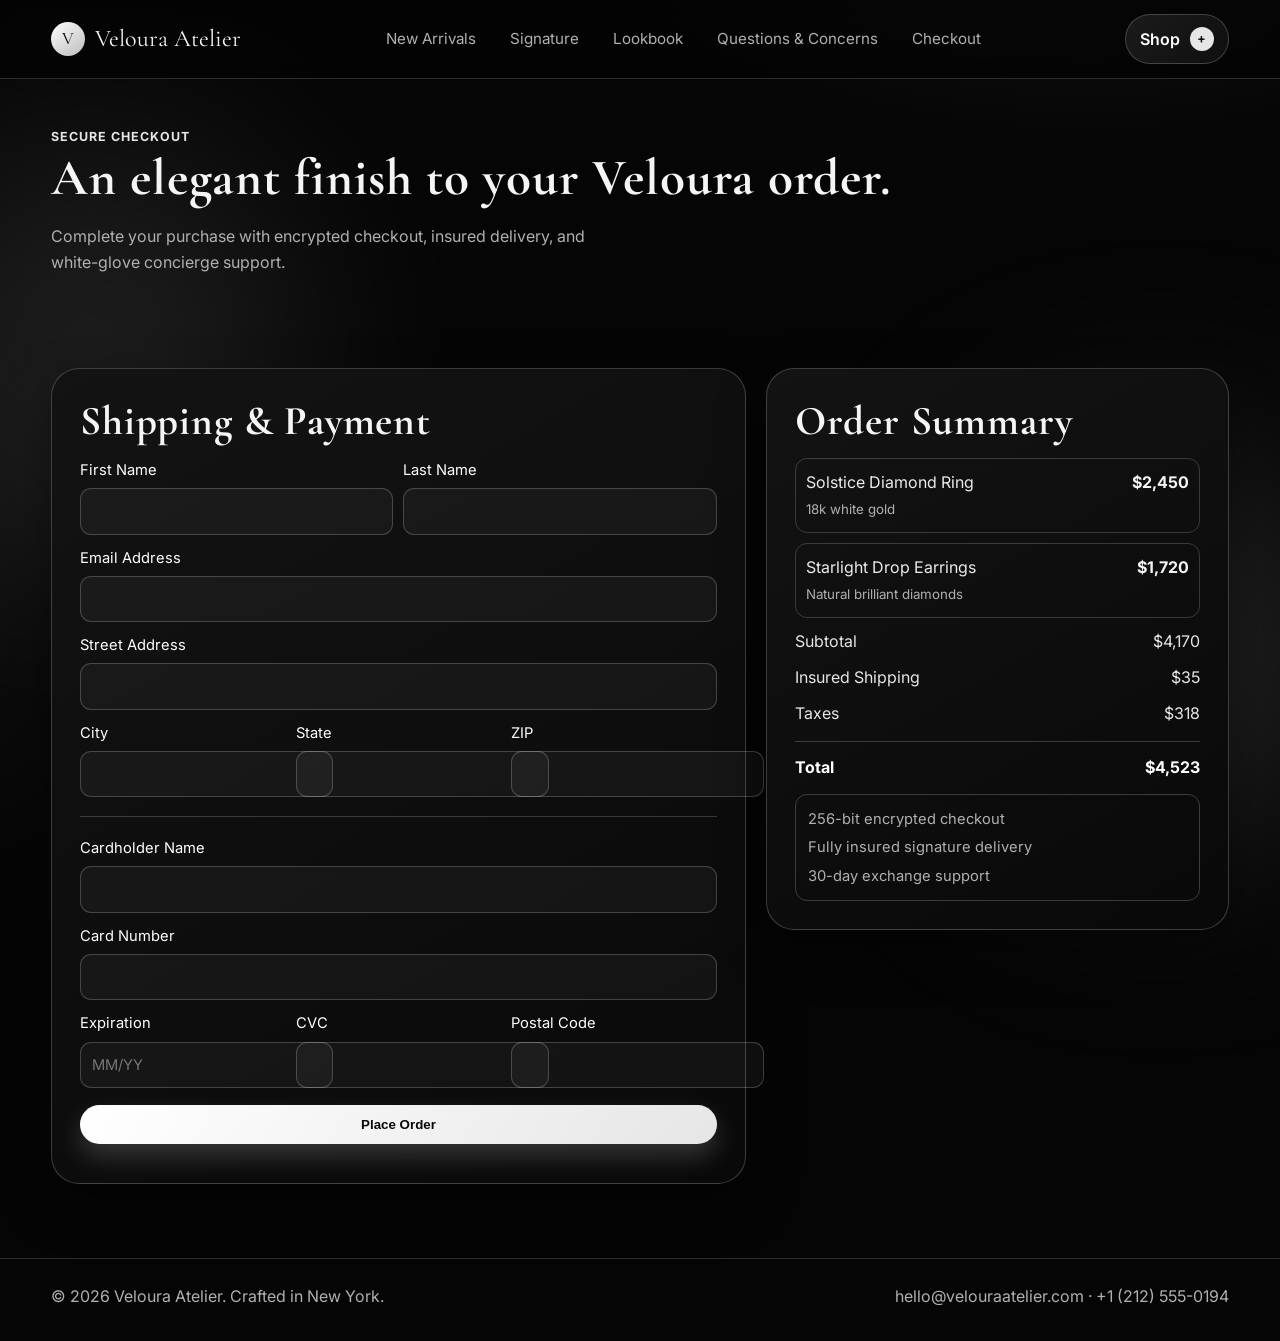
<file: veloura-jewelry-store/checkout.html>
<!DOCTYPE html>
<html lang="en">
  <head>
    <meta charset="UTF-8" />
    <meta name="viewport" content="width=device-width, initial-scale=1.0" />
    <title>Checkout | Veloura Atelier</title>
    <meta
      name="description"
      content="Secure checkout at Veloura Atelier for luxury gold and diamond jewelry purchases."
    />
    <meta name="theme-color" content="#050505" />
    <meta name="robots" content="index,follow" />
    <meta property="og:title" content="Checkout | Veloura Atelier" />
    <meta
      property="og:description"
      content="Complete your Veloura Atelier order with secure, encrypted checkout and insured delivery."
    />
    <meta property="og:type" content="website" />
    <meta
      property="og:image"
      content="https://hannahburnscoding-byte.github.io/luma-estates-portfolio/veloura-jewelry-store/assets/social-preview-veloura-v2.jpg?v=2"
    />
    <meta property="og:image:secure_url" content="https://hannahburnscoding-byte.github.io/luma-estates-portfolio/veloura-jewelry-store/assets/social-preview-veloura-v2.jpg?v=2" />
    <meta property="og:image:type" content="image/jpeg" />
    <meta property="og:image:width" content="1200" />
    <meta property="og:image:height" content="630" />
    <meta property="og:image:alt" content="Veloura Atelier checkout preview image" />
    <meta
      property="og:url"
      content="https://hannahburnscoding-byte.github.io/luma-estates-portfolio/veloura-jewelry-store/checkout.html"
    />
    <meta name="twitter:card" content="summary_large_image" />
    <meta name="twitter:title" content="Checkout | Veloura Atelier" />
    <meta
      name="twitter:description"
      content="Elegant and secure checkout for couture-level jewelry pieces."
    />
    <meta
      name="twitter:image"
      content="https://hannahburnscoding-byte.github.io/luma-estates-portfolio/veloura-jewelry-store/assets/social-preview-veloura-v2.jpg?v=2"
    />
    <link
      rel="canonical"
      href="https://hannahburnscoding-byte.github.io/luma-estates-portfolio/veloura-jewelry-store/checkout.html"
    />
    <link rel="preconnect" href="https://fonts.googleapis.com" />
    <link rel="preconnect" href="https://fonts.gstatic.com" crossorigin />
    <link
      href="https://fonts.googleapis.com/css2?family=Cormorant+Garamond:wght@500;600;700&family=Inter:wght@400;500;600;700&display=swap"
      rel="stylesheet"
    />
    <link rel="stylesheet" href="styles.css" />
  </head>
  <body class="is-loading">
    <a class="skip-link" href="#main-content">Skip to content</a>
    <div class="glow glow-1" aria-hidden="true"></div>
    <div class="glow glow-2" aria-hidden="true"></div>

    <header class="site-header">
      <div class="container nav-wrap">
        <a class="brand" href="index.html" aria-label="Veloura Atelier Home">
          <span class="brand-mark" aria-hidden="true">V</span>
          Veloura Atelier
        </a>
        <button
          class="menu-btn"
          data-menu-toggle
          aria-expanded="false"
          aria-controls="checkout-nav"
          aria-label="Open navigation"
        >
          <span></span><span></span><span></span>
        </button>
        <nav class="site-nav" id="checkout-nav" data-site-nav aria-label="Main navigation">
          <a href="index.html#new-arrivals">New Arrivals</a>
          <a href="index.html#signature">Signature</a>
          <a href="index.html#lookbook">Lookbook</a>
          <a href="index.html#support">Questions & Concerns</a>
          <a href="checkout.html">Checkout</a>
        </nav>
        <a class="cart-btn" href="index.html#new-arrivals" aria-label="Continue shopping">
          Shop
          <span class="cart-count">+</span>
        </a>
      </div>
    </header>

    <main id="main-content">
      <section class="hero checkout-hero">
        <div class="container">
          <p class="eyebrow" data-reveal>Secure checkout</p>
          <h1 data-reveal>An elegant finish to your Veloura order.</h1>
          <p class="lead" data-reveal>
            Complete your purchase with encrypted checkout, insured delivery, and white-glove concierge support.
          </p>
        </div>
      </section>

      <section class="checkout-section">
        <div class="container checkout-layout">
          <article class="checkout-panel" data-reveal>
            <h2>Shipping & Payment</h2>
            <form class="checkout-form" data-checkout-form novalidate>
              <div class="checkout-grid two">
                <label>
                  First Name
                  <input type="text" name="firstName" required autocomplete="given-name" />
                </label>
                <label>
                  Last Name
                  <input type="text" name="lastName" required autocomplete="family-name" />
                </label>
              </div>

              <label>
                Email Address
                <input type="email" name="email" required autocomplete="email" />
              </label>

              <label>
                Street Address
                <input type="text" name="address" required autocomplete="street-address" />
              </label>

              <div class="checkout-grid three">
                <label>
                  City
                  <input type="text" name="city" required autocomplete="address-level2" />
                </label>
                <label>
                  State
                  <input type="text" name="state" required autocomplete="address-level1" />
                </label>
                <label>
                  ZIP
                  <input type="text" name="zip" required autocomplete="postal-code" />
                </label>
              </div>

              <div class="checkout-divider" role="presentation"></div>

              <label>
                Cardholder Name
                <input type="text" name="cardName" required autocomplete="cc-name" />
              </label>

              <label>
                Card Number
                <input type="text" name="cardNumber" required inputmode="numeric" autocomplete="cc-number" />
              </label>

              <div class="checkout-grid three">
                <label>
                  Expiration
                  <input type="text" name="expiry" placeholder="MM/YY" required autocomplete="cc-exp" />
                </label>
                <label>
                  CVC
                  <input type="text" name="cvc" required inputmode="numeric" autocomplete="cc-csc" />
                </label>
                <label>
                  Postal Code
                  <input type="text" name="billingZip" required autocomplete="postal-code" />
                </label>
              </div>

              <button class="btn btn-primary checkout-submit" type="submit">Place Order</button>
              <p class="form-status" data-checkout-status role="status" aria-live="polite"></p>
            </form>
          </article>

          <aside class="checkout-summary" data-reveal>
            <h2>Order Summary</h2>
            <ul class="order-list">
              <li class="order-item">
                <div>
                  <p>Solstice Diamond Ring</p>
                  <small>18k white gold</small>
                </div>
                <strong>$2,450</strong>
              </li>
              <li class="order-item">
                <div>
                  <p>Starlight Drop Earrings</p>
                  <small>Natural brilliant diamonds</small>
                </div>
                <strong>$1,720</strong>
              </li>
            </ul>
            <div class="summary-row">
              <span>Subtotal</span>
              <span>$4,170</span>
            </div>
            <div class="summary-row">
              <span>Insured Shipping</span>
              <span>$35</span>
            </div>
            <div class="summary-row">
              <span>Taxes</span>
              <span>$318</span>
            </div>
            <div class="summary-row total">
              <span>Total</span>
              <span>$4,523</span>
            </div>

            <div class="security-note">
              <p>256-bit encrypted checkout</p>
              <p>Fully insured signature delivery</p>
              <p>30-day exchange support</p>
            </div>
          </aside>
        </div>
      </section>
    </main>

    <footer class="site-footer">
      <div class="container footer-wrap">
        <p>© <span data-year></span> Veloura Atelier. Crafted in New York.</p>
        <p>hello@velouraatelier.com · +1 (212) 555-0194</p>
      </div>
    </footer>

    <script src="main.js" defer></script>
  </body>
</html>
</file>
<file: veloura-jewelry-store/styles.css>
:root {
  --bg: #050505;
  --surface: #0f0f0f;
  --surface-2: #161616;
  --text: #f5f5f5;
  --muted: #b0b0b0;
  --gold: #e6e6e6;
  --gold-soft: #ffffff;
  --accent: #d9d9d9;
  --border: rgba(255, 255, 255, 0.2);
  --radius-lg: 28px;
  --radius-md: 18px;
  --shadow: 0 20px 50px rgba(0, 0, 0, 0.35);
  --max-width: 1180px;
  --photo-grade: grayscale(0.34) saturate(0.78) contrast(1.14) brightness(0.82);
  --photo-grade-hover: grayscale(0.42) saturate(0.72) contrast(1.18) brightness(0.76);
}

*,
*::before,
*::after {
  box-sizing: border-box;
}

html,
body {
  margin: 0;
  padding: 0;
}

body {
  font-family: "Inter", system-ui, -apple-system, sans-serif;
  background:
    radial-gradient(980px 600px at 85% -15%, rgba(255, 255, 255, 0.1) 0, transparent 58%),
    radial-gradient(800px 520px at -20% 45%, rgba(255, 255, 255, 0.06) 0, transparent 62%),
    var(--bg);
  color: var(--text);
  line-height: 1.65;
  overflow-x: hidden;
}

body.is-loading main {
  opacity: 0;
  transform: translateY(8px);
}

main {
  opacity: 1;
  transform: none;
  transition: opacity 0.45s ease, transform 0.45s ease;
}

h1,
h2,
h3 {
  margin: 0;
  line-height: 1.2;
  font-family: "Cormorant Garamond", Georgia, serif;
  letter-spacing: 0.02em;
}

h1 {
  font-size: clamp(2.1rem, 4vw, 4.4rem);
}

h2 {
  font-size: clamp(1.7rem, 3.2vw, 3rem);
}

h3 {
  font-size: 1.45rem;
}

p {
  margin: 0;
}

a {
  color: inherit;
  text-decoration: none;
}

img {
  width: 100%;
  display: block;
  object-fit: cover;
}

.container {
  width: min(var(--max-width), 92%);
  margin-inline: auto;
}

.skip-link {
  position: absolute;
  left: 14px;
  top: -100px;
  background: #fff;
  color: #000;
  z-index: 999;
  padding: 10px 14px;
  border-radius: 8px;
}

.skip-link:focus {
  top: 16px;
}

.glow {
  position: fixed;
  width: 420px;
  height: 420px;
  border-radius: 999px;
  filter: blur(110px);
  z-index: -1;
  pointer-events: none;
}

.glow-1 {
  left: -120px;
  top: 130px;
  background: rgba(255, 255, 255, 0.1);
}

.glow-2 {
  right: -90px;
  top: 440px;
  background: rgba(230, 230, 230, 0.12);
}

.site-header {
  position: sticky;
  top: 0;
  z-index: 10;
  backdrop-filter: blur(10px);
  background: rgba(4, 4, 4, 0.82);
  border-bottom: 1px solid rgba(255, 255, 255, 0.16);
}

.nav-wrap {
  min-height: 78px;
  display: flex;
  align-items: center;
  justify-content: space-between;
  gap: 14px;
}

.brand {
  display: inline-flex;
  align-items: center;
  gap: 10px;
  font-family: "Cormorant Garamond", serif;
  font-size: 1.5rem;
}

.brand-mark {
  width: 34px;
  height: 34px;
  border-radius: 50%;
  display: grid;
  place-items: center;
  font-size: 1.1rem;
  background: linear-gradient(140deg, #ffffff, #bcbcbc);
  color: #050505;
}

.site-nav {
  display: flex;
  gap: 6px;
}

.site-nav a {
  color: var(--muted);
  padding: 10px 14px;
  border-radius: 999px;
  font-size: 0.95rem;
  transition: color 0.25s ease, background 0.25s ease;
}

.site-nav a:focus-visible,
.btn:focus-visible,
.menu-btn:focus-visible,
.cart-btn:focus-visible,
.chat-launcher:focus-visible,
.chip:focus-visible,
.close-btn:focus-visible,
.chat-form input:focus-visible,
.checkout-form input:focus-visible,
.contact-form input:focus-visible,
.contact-form textarea:focus-visible,
.checkout-form button:focus-visible {
  outline: 2px solid rgba(255, 255, 255, 0.6);
  outline-offset: 3px;
}

.site-nav a:hover,
.site-nav a:focus-visible {
  background: rgba(255, 255, 255, 0.14);
  color: var(--gold-soft);
}

.menu-btn {
  display: none;
  border: 1px solid var(--border);
  background: var(--surface);
  width: 46px;
  height: 46px;
  border-radius: 12px;
  cursor: pointer;
}

.menu-btn span {
  width: 19px;
  height: 2px;
  background: #fff;
  display: block;
  margin: 3px auto;
}

.cart-btn {
  display: inline-flex;
  align-items: center;
  gap: 10px;
  border: 1px solid var(--border);
  background: linear-gradient(130deg, #1b1b1b, #0f0f0f);
  color: var(--gold-soft);
  padding: 11px 14px;
  border-radius: 999px;
  font-weight: 600;
  cursor: pointer;
}

.cart-count {
  min-width: 24px;
  height: 24px;
  border-radius: 999px;
  display: grid;
  place-items: center;
  background: var(--gold);
  color: #080808;
  font-size: 0.82rem;
}

section {
  padding-block: 74px;
}

.hero {
  padding-top: 48px;
}

.hero-grid {
  display: grid;
  grid-template-columns: 1.1fr 1fr;
  align-items: center;
  gap: 28px;
}

.eyebrow {
  color: var(--gold);
  font-weight: 700;
  letter-spacing: 0.08em;
  font-size: 0.78rem;
  text-transform: uppercase;
}

.lead {
  margin-top: 14px;
  color: var(--muted);
  max-width: 58ch;
}

.hero-actions {
  margin-top: 24px;
  display: flex;
  flex-wrap: wrap;
  gap: 12px;
}

.btn {
  border: 0;
  border-radius: 999px;
  padding: 12px 18px;
  font-weight: 700;
  cursor: pointer;
  transition: transform 0.25s ease, box-shadow 0.25s ease, filter 0.25s ease;
}

.btn:hover,
.btn:focus-visible {
  transform: translateY(-2px);
}

.btn-primary {
  color: #080808;
  background: linear-gradient(125deg, var(--gold-soft), var(--gold));
  box-shadow: 0 12px 26px rgba(255, 255, 255, 0.18);
}

.btn-secondary {
  color: var(--text);
  border: 1px solid var(--border);
  background: rgba(255, 255, 255, 0.07);
}

.hero-media {
  position: relative;
}

.hero-media img {
  border-radius: var(--radius-lg);
  box-shadow: var(--shadow);
  min-height: 530px;
  filter: grayscale(0.04) saturate(1.02) contrast(1.22) brightness(1.04);
  object-position: center;
}

.floating-chip {
  position: absolute;
  right: -14px;
  bottom: 18px;
  background: rgba(0, 0, 0, 0.9);
  border: 1px solid var(--border);
  border-radius: 14px;
  padding: 14px 16px;
  box-shadow: var(--shadow);
}

.floating-chip strong {
  color: var(--gold-soft);
}

.floating-chip p {
  color: var(--muted);
  font-size: 0.9rem;
}

.section-head {
  display: flex;
  justify-content: space-between;
  align-items: end;
  gap: 14px;
  margin-bottom: 24px;
}

.filters {
  display: flex;
  flex-wrap: wrap;
  gap: 8px;
}

.chip {
  border: 1px solid var(--border);
  background: transparent;
  color: var(--muted);
  border-radius: 999px;
  padding: 9px 12px;
  cursor: pointer;
}

.chip.is-active,
.chip:hover,
.chip:focus-visible {
  color: #090909;
  background: var(--gold);
}

.product-grid {
  display: grid;
  gap: 18px;
  grid-template-columns: repeat(3, minmax(0, 1fr));
}

.product-card {
  background: linear-gradient(155deg, var(--surface), var(--surface-2));
  border: 1px solid var(--border);
  border-radius: var(--radius-md);
  overflow: hidden;
  box-shadow: var(--shadow);
  transition: transform 0.3s ease, border-color 0.3s ease;
}

.product-card:hover {
  transform: translateY(-6px);
  border-color: rgba(255, 255, 255, 0.56);
}

.product-card img {
  height: 280px;
  filter: var(--photo-grade);
  transform: scale(1.001);
  transition: transform 0.5s ease, filter 0.4s ease;
}

.product-card:hover img {
  transform: scale(1.05);
  filter: var(--photo-grade-hover);
}

.product-body {
  padding: 16px;
}

.product-type {
  color: var(--gold);
  font-size: 0.78rem;
  text-transform: uppercase;
  letter-spacing: 0.08em;
}

.price {
  margin: 8px 0 14px;
  font-weight: 700;
  color: var(--gold-soft);
}

.signature-grid {
  display: grid;
  grid-template-columns: 1fr 1fr;
  gap: 22px;
  align-items: stretch;
}

.signature-card {
  background: linear-gradient(140deg, #191919, #0e0e0e);
  border: 1px solid var(--border);
  border-radius: var(--radius-lg);
  padding: clamp(20px, 4vw, 38px);
  box-shadow: var(--shadow);
}

.signature-card p {
  color: var(--muted);
  margin-top: 12px;
}

.text-link {
  margin-top: 18px;
  display: inline-block;
  color: var(--gold-soft);
}

.signature-grid img {
  border-radius: var(--radius-lg);
  min-height: 360px;
  box-shadow: var(--shadow), inset 0 -90px 120px rgba(0, 0, 0, 0.38);
  filter: var(--photo-grade);
}

.lookbook-grid {
  display: grid;
  grid-template-columns: 1fr 1fr 1fr;
  gap: 16px;
}

.lookbook-card {
  border-radius: var(--radius-md);
  overflow: hidden;
  border: 1px solid rgba(255, 255, 255, 0.2);
  box-shadow: var(--shadow);
  min-height: 260px;
}

.lookbook-card img {
  height: 100%;
  min-height: 260px;
  filter: var(--photo-grade);
  transition: transform 0.5s ease, filter 0.4s ease;
}

.lookbook-card:hover img {
  transform: scale(1.04);
  filter: var(--photo-grade-hover);
}

.lookbook-card.tall {
  min-height: 540px;
}

.lookbook-card.tall img {
  min-height: 540px;
}

.features {
  display: grid;
  grid-template-columns: repeat(3, minmax(0, 1fr));
  gap: 16px;
}

.feature {
  background: rgba(255, 255, 255, 0.035);
  border: 1px solid rgba(255, 255, 255, 0.19);
  border-radius: var(--radius-md);
  padding: 20px;
}

.feature p {
  color: var(--muted);
  margin-top: 10px;
}

.review-grid {
  display: grid;
  gap: 14px;
  grid-template-columns: repeat(3, minmax(0, 1fr));
}

.review-card {
  margin: 0;
  border: 1px solid rgba(255, 255, 255, 0.2);
  border-radius: 16px;
  padding: 20px;
  color: #f3f3f3;
  background: linear-gradient(140deg, rgba(255, 255, 255, 0.04), rgba(255, 255, 255, 0.01));
}

.review-card footer {
  margin-top: 10px;
  color: var(--gold);
}

.contact-wrap {
  display: grid;
  grid-template-columns: 1fr 1fr;
  gap: 22px;
  align-items: start;
  background: linear-gradient(150deg, #131313, #090909);
  border: 1px solid var(--border);
  border-radius: var(--radius-lg);
  padding: clamp(20px, 4vw, 38px);
}

.contact-wrap p {
  color: var(--muted);
  margin-top: 12px;
}

.contact-form {
  display: grid;
  gap: 8px;
}

.contact-form label {
  font-weight: 600;
  color: var(--gold-soft);
  margin-top: 2px;
}

.contact-form input,
.contact-form textarea {
  border-radius: 12px;
  border: 1px solid var(--border);
  background: rgba(255, 255, 255, 0.04);
  color: var(--text);
  padding: 11px 12px;
  font: inherit;
}

.contact-form input:focus,
.contact-form textarea:focus {
  outline: 2px solid rgba(255, 255, 255, 0.5);
  outline-offset: 2px;
}

.contact-form textarea {
  min-height: 108px;
  resize: vertical;
}

.form-status {
  font-size: 0.95rem;
  color: var(--gold-soft);
}

.checkout-section {
  padding-top: 18px;
}

.checkout-layout {
  display: grid;
  grid-template-columns: 1.2fr 0.8fr;
  gap: 20px;
  align-items: start;
}

.checkout-panel,
.checkout-summary {
  border: 1px solid var(--border);
  border-radius: var(--radius-lg);
  background: linear-gradient(150deg, #131313, #090909);
  box-shadow: var(--shadow);
  padding: clamp(18px, 3vw, 28px);
}

.checkout-panel h2,
.checkout-summary h2 {
  margin-bottom: 12px;
}

.checkout-form {
  display: grid;
  gap: 11px;
}

.checkout-form label {
  display: grid;
  gap: 6px;
  color: var(--gold-soft);
  font-size: 0.92rem;
}

.checkout-form input {
  border-radius: 11px;
  border: 1px solid var(--border);
  background: rgba(255, 255, 255, 0.04);
  color: var(--text);
  padding: 10px 11px;
  font: inherit;
}

.checkout-form input:focus {
  outline: 2px solid rgba(255, 255, 255, 0.45);
  outline-offset: 2px;
}

.checkout-grid {
  display: grid;
  gap: 10px;
}

.checkout-grid.two {
  grid-template-columns: 1fr 1fr;
}

.checkout-grid.three {
  grid-template-columns: repeat(3, minmax(0, 1fr));
}

.checkout-divider {
  height: 1px;
  background: rgba(255, 255, 255, 0.18);
  margin: 8px 0;
}

.checkout-submit {
  margin-top: 6px;
}

.order-list {
  list-style: none;
  margin: 0;
  padding: 0;
  display: grid;
  gap: 10px;
}

.order-item {
  display: flex;
  justify-content: space-between;
  gap: 8px;
  border: 1px solid rgba(255, 255, 255, 0.18);
  border-radius: 12px;
  padding: 10px;
}

.order-item p {
  color: #ececec;
}

.order-item small {
  color: var(--muted);
}

.summary-row {
  margin-top: 10px;
  display: flex;
  justify-content: space-between;
  color: #e6e6e6;
}

.summary-row.total {
  margin-top: 14px;
  padding-top: 12px;
  border-top: 1px solid rgba(255, 255, 255, 0.2);
  font-weight: 700;
  color: #ffffff;
}

.security-note {
  margin-top: 14px;
  border: 1px solid rgba(255, 255, 255, 0.2);
  border-radius: 12px;
  padding: 12px;
  display: grid;
  gap: 4px;
}

.security-note p {
  color: var(--muted);
  font-size: 0.92rem;
}

.support-wrap {
  display: grid;
  grid-template-columns: 1.2fr 0.8fr;
  gap: 22px;
  align-items: stretch;
  background: linear-gradient(150deg, #121212, #090909);
  border: 1px solid var(--border);
  border-radius: var(--radius-lg);
  padding: clamp(20px, 4vw, 34px);
}

.support-wrap p {
  color: var(--muted);
  margin-top: 10px;
}

.support-list {
  margin: 14px 0 0;
  padding: 0;
  list-style: none;
  display: grid;
  gap: 8px;
}

.support-list li {
  color: #e0e0e0;
  padding-left: 20px;
  position: relative;
}

.support-list li::before {
  content: "•";
  position: absolute;
  left: 2px;
  top: 0;
  color: var(--gold-soft);
}

.support-actions {
  border: 1px solid rgba(255, 255, 255, 0.2);
  border-radius: var(--radius-md);
  background: rgba(255, 255, 255, 0.02);
  padding: 18px;
  display: grid;
  align-content: center;
  gap: 10px;
}

.chat-launcher {
  position: fixed;
  right: 18px;
  bottom: 18px;
  z-index: 30;
  border: 1px solid var(--border);
  border-radius: 999px;
  padding: 12px 16px;
  font-weight: 700;
  color: #080808;
  background: linear-gradient(125deg, var(--gold-soft), var(--gold));
  box-shadow: 0 10px 24px rgba(0, 0, 0, 0.45);
  cursor: pointer;
}

.chat-widget {
  position: fixed;
  right: 18px;
  bottom: 76px;
  width: min(360px, calc(100vw - 30px));
  max-height: 72vh;
  background: #0a0a0a;
  border: 1px solid var(--border);
  border-radius: 16px;
  box-shadow: var(--shadow);
  z-index: 31;
  display: grid;
  grid-template-rows: auto 1fr auto;
  transform: translateY(12px) scale(0.98);
  opacity: 0;
  pointer-events: none;
  transition: opacity 0.2s ease, transform 0.2s ease;
}

.chat-widget.open {
  opacity: 1;
  transform: translateY(0) scale(1);
  pointer-events: auto;
}

.chat-head {
  display: flex;
  justify-content: space-between;
  align-items: start;
  border-bottom: 1px solid rgba(255, 255, 255, 0.15);
  padding: 12px;
}

.chat-title {
  margin: 0;
  color: var(--gold-soft);
  font-weight: 700;
}

.chat-subtitle {
  margin: 2px 0 0;
  color: var(--muted);
  font-size: 0.86rem;
}

.chat-body {
  padding: 12px;
  display: grid;
  gap: 10px;
  overflow: auto;
}

.chat-message {
  max-width: 90%;
  padding: 10px 12px;
  border-radius: 12px;
  font-size: 0.94rem;
}

.chat-message.bot {
  background: rgba(255, 255, 255, 0.06);
  border: 1px solid rgba(255, 255, 255, 0.18);
  color: #ececec;
  justify-self: start;
}

.chat-message.user {
  background: rgba(255, 255, 255, 0.95);
  color: #090909;
  justify-self: end;
}

.chat-form {
  border-top: 1px solid rgba(255, 255, 255, 0.15);
  padding: 10px;
  display: grid;
  grid-template-columns: 1fr auto;
  gap: 8px;
}

.chat-form input {
  width: 100%;
  border-radius: 10px;
  border: 1px solid var(--border);
  background: rgba(255, 255, 255, 0.04);
  color: var(--text);
  padding: 10px;
  font: inherit;
}

.chat-form input:focus {
  outline: 2px solid rgba(255, 255, 255, 0.45);
  outline-offset: 2px;
}

.sr-only {
  position: absolute;
  width: 1px;
  height: 1px;
  padding: 0;
  margin: -1px;
  overflow: hidden;
  clip: rect(0, 0, 0, 0);
  white-space: nowrap;
  border: 0;
}

.cart-drawer {
  position: fixed;
  right: 0;
  top: 0;
  width: min(420px, 92vw);
  height: 100vh;
  background: #090909;
  border-left: 1px solid var(--border);
  z-index: 40;
  padding: 20px;
  transform: translateX(100%);
  transition: transform 0.3s ease;
  display: grid;
  grid-template-rows: auto 1fr auto auto;
  gap: 14px;
}

.cart-drawer.open {
  transform: translateX(0);
}

.cart-head {
  display: flex;
  justify-content: space-between;
  align-items: center;
}

.close-btn {
  background: transparent;
  color: #fff;
  border: 0;
  font-size: 1.8rem;
  cursor: pointer;
}

.cart-items {
  list-style: none;
  margin: 0;
  padding: 0;
  overflow: auto;
  display: grid;
  gap: 10px;
}

.cart-item {
  display: flex;
  justify-content: space-between;
  gap: 10px;
  border: 1px solid rgba(255, 255, 255, 0.22);
  border-radius: 12px;
  padding: 11px;
}

.cart-item strong {
  color: var(--gold-soft);
}

.cart-total {
  border-top: 1px solid rgba(255, 255, 255, 0.22);
  padding-top: 12px;
  display: flex;
  justify-content: space-between;
}

.checkout-btn {
  width: 100%;
}

.backdrop {
  position: fixed;
  inset: 0;
  background: rgba(0, 0, 0, 0.55);
  z-index: 35;
}

.site-footer {
  padding: 24px 0 32px;
  border-top: 1px solid rgba(255, 255, 255, 0.16);
}

.hero-media::after,
.product-card::after {
  content: "";
  position: absolute;
  inset: 0;
  background:
    radial-gradient(120% 70% at 50% -8%, rgba(255, 255, 255, 0.18), transparent 58%),
    linear-gradient(180deg, rgba(0, 0, 0, 0.08) 0%, rgba(0, 0, 0, 0.6) 100%);
  pointer-events: none;
}

.hero-media::after {
  border-radius: var(--radius-lg);
  background:
    radial-gradient(130% 68% at 50% -12%, rgba(255, 255, 255, 0.28), transparent 58%),
    linear-gradient(180deg, rgba(255, 255, 255, 0.02) 0%, rgba(0, 0, 0, 0.22) 100%);
}

.product-card {
  position: relative;
}

.product-card::after {
  border-radius: var(--radius-md);
}

.lookbook-card {
  position: relative;
}

.lookbook-card::after {
  content: "";
  position: absolute;
  inset: 0;
  pointer-events: none;
}

.lookbook-card::after {
  background:
    radial-gradient(120% 70% at 50% -8%, rgba(255, 255, 255, 0.16), transparent 58%),
    linear-gradient(180deg, rgba(0, 0, 0, 0.08) 0%, rgba(0, 0, 0, 0.58) 100%);
}

.footer-wrap {
  display: flex;
  justify-content: space-between;
  gap: 10px;
  flex-wrap: wrap;
  color: var(--muted);
}

[data-reveal] {
  opacity: 0;
  transform: translateY(16px);
  transition: opacity 0.75s cubic-bezier(0.2, 1, 0.3, 1), transform 0.75s cubic-bezier(0.2, 1, 0.3, 1);
}

[data-reveal].revealed {
  opacity: 1;
  transform: none;
}

.product-card.is-hidden {
  display: none;
}

@media (max-width: 980px) {
  .hero-grid,
  .signature-grid,
  .contact-wrap,
  .support-wrap,
  .checkout-layout {
    grid-template-columns: 1fr;
  }

  .product-grid,
  .features,
  .review-grid {
    grid-template-columns: repeat(2, minmax(0, 1fr));
  }

  .lookbook-grid {
    grid-template-columns: 1fr 1fr;
  }

  .lookbook-card.tall,
  .lookbook-card.tall img {
    min-height: 380px;
  }

  .checkout-grid.three {
    grid-template-columns: 1fr 1fr;
  }
}

@media (max-width: 760px) {
  section {
    padding-block: 56px;
  }

  .menu-btn {
    display: inline-block;
  }

  .site-nav {
    position: absolute;
    top: 76px;
    right: 4%;
    width: min(320px, 92vw);
    padding: 10px;
    border-radius: 14px;
    border: 1px solid var(--border);
    background: #0f0f0f;
    display: grid;
    opacity: 0;
    pointer-events: none;
    transform: scale(0.96);
    transform-origin: top right;
    transition: opacity 0.2s ease, transform 0.2s ease;
  }

  .site-nav[data-open="true"] {
    opacity: 1;
    pointer-events: auto;
    transform: scale(1);
  }

  .product-grid,
  .features,
  .review-grid {
    grid-template-columns: 1fr;
  }

  .lookbook-grid {
    grid-template-columns: 1fr;
  }

  .lookbook-card,
  .lookbook-card img,
  .lookbook-card.tall,
  .lookbook-card.tall img {
    min-height: 320px;
  }

  .checkout-grid.two,
  .checkout-grid.three {
    grid-template-columns: 1fr;
  }

  .floating-chip {
    position: static;
    margin-top: 10px;
    width: fit-content;
  }

  .hero-media img {
    min-height: 430px;
  }

  .chat-launcher {
    right: 12px;
    bottom: 12px;
  }

  .chat-widget {
    right: 10px;
    bottom: 64px;
    width: min(360px, calc(100vw - 20px));
  }
}

@media (prefers-reduced-motion: reduce) {
  *,
  *::before,
  *::after {
    animation: none !important;
    transition-duration: 0.01ms !important;
    scroll-behavior: auto !important;
  }

  [data-reveal] {
    opacity: 1;
    transform: none;
  }
}
</file>
<file: styles.css>
:root {
  --bg: #f6f8fc;
  --surface: #ffffff;
  --surface-soft: #eef3ff;
  --text: #101828;
  --muted: #475467;
  --brand: #2947d3;
  --brand-soft: #dce4ff;
  --accent: #1f8f76;
  --border: #d0d5dd;
  --shadow-soft: 0 10px 30px rgba(16, 24, 40, 0.08);
  --shadow-strong: 0 22px 42px rgba(16, 24, 40, 0.14);
  --radius-lg: 24px;
  --radius-md: 16px;
  --radius-sm: 12px;
  --max-width: 1160px;
}

*,
*::before,
*::after {
  box-sizing: border-box;
}

html,
body {
  margin: 0;
  padding: 0;
}

body {
  font-family: "Manrope", "Inter", system-ui, -apple-system, BlinkMacSystemFont, "Segoe UI", sans-serif;
  background: radial-gradient(1200px 900px at 10% -10%, #dfe8ff 0%, transparent 55%), var(--bg);
  color: var(--text);
  line-height: 1.65;
  min-height: 100vh;
}

img {
  width: 100%;
  display: block;
}

a {
  color: inherit;
  text-decoration: none;
}

.container {
  width: min(var(--max-width), 92%);
  margin-inline: auto;
}

.skip-link {
  position: absolute;
  top: -100px;
  left: 16px;
  background: #000;
  color: #fff;
  padding: 10px 14px;
  border-radius: 8px;
  z-index: 2000;
}

.skip-link:focus {
  top: 16px;
}

.site-header {
  position: sticky;
  top: 0;
  z-index: 1000;
  backdrop-filter: blur(12px);
  background: rgba(246, 248, 252, 0.84);
  border-bottom: 1px solid rgba(208, 213, 221, 0.6);
}

.nav-wrap {
  display: flex;
  justify-content: space-between;
  align-items: center;
  min-height: 76px;
  gap: 16px;
}

.brand {
  display: inline-flex;
  align-items: center;
  gap: 10px;
  font-weight: 800;
  letter-spacing: 0.2px;
}

.brand-mark {
  width: 34px;
  height: 34px;
  border-radius: 12px;
  background: linear-gradient(135deg, var(--brand), #7f8dff);
  box-shadow: inset 0 0 0 1px rgba(255, 255, 255, 0.42);
}

.site-nav ul {
  list-style: none;
  display: flex;
  gap: 8px;
  margin: 0;
  padding: 0;
}

.site-nav a {
  display: inline-flex;
  padding: 10px 14px;
  border-radius: 999px;
  color: var(--muted);
  font-weight: 600;
  transition: color 0.25s ease, background 0.25s ease, transform 0.25s ease;
}

.site-nav a:hover,
.site-nav a:focus-visible,
.site-nav a[aria-current="page"] {
  background: var(--surface-soft);
  color: var(--brand);
  transform: translateY(-1px);
}

.mobile-toggle {
  display: none;
  border: 0;
  width: 46px;
  height: 46px;
  border-radius: 14px;
  background: var(--surface);
  box-shadow: var(--shadow-soft);
  color: var(--text);
}

main {
  padding-bottom: 56px;
}

section {
  padding-block: 72px;
}

.eyebrow {
  display: inline-flex;
  align-items: center;
  gap: 8px;
  font-size: 0.85rem;
  letter-spacing: 0.04em;
  font-weight: 700;
  color: var(--brand);
  text-transform: uppercase;
}

.eyebrow::before {
  content: "";
  width: 24px;
  height: 2px;
  border-radius: 10px;
  background: var(--brand);
}

h1,
h2,
h3 {
  line-height: 1.2;
  margin: 0;
  letter-spacing: -0.02em;
}

h1 {
  font-size: clamp(2rem, 4vw, 4rem);
}

h2 {
  font-size: clamp(1.55rem, 2.6vw, 2.6rem);
}

h3 {
  font-size: 1.2rem;
}

p {
  margin: 0;
  color: var(--muted);
}

.lead {
  font-size: clamp(1rem, 1.25vw, 1.2rem);
  max-width: 66ch;
}

.hero {
  padding-top: 54px;
}

.hero-grid {
  display: grid;
  grid-template-columns: 1.15fr 1fr;
  gap: 30px;
  align-items: center;
}

.hero-actions {
  margin-top: 30px;
  display: flex;
  flex-wrap: wrap;
  gap: 12px;
}

.btn {
  display: inline-flex;
  align-items: center;
  justify-content: center;
  gap: 8px;
  padding: 13px 20px;
  border-radius: 999px;
  font-weight: 700;
  border: 1px solid transparent;
  transition: transform 0.25s ease, box-shadow 0.25s ease, background 0.25s ease;
}

.btn-primary {
  background: linear-gradient(135deg, var(--brand), #4f68ef);
  color: #fff;
  box-shadow: var(--shadow-soft);
}

.btn-primary:hover,
.btn-primary:focus-visible {
  transform: translateY(-2px);
  box-shadow: var(--shadow-strong);
}

.btn-secondary {
  background: var(--surface);
  color: var(--text);
  border-color: var(--border);
}

.btn-secondary:hover,
.btn-secondary:focus-visible {
  transform: translateY(-2px);
}

.hero-media {
  position: relative;
}

.hero-media .photo-card {
  border-radius: var(--radius-lg);
  overflow: hidden;
  box-shadow: var(--shadow-strong);
}

.stat-float {
  position: absolute;
  background: rgba(255, 255, 255, 0.94);
  backdrop-filter: blur(8px);
  box-shadow: var(--shadow-soft);
  border-radius: var(--radius-sm);
  padding: 14px 16px;
}

.stat-float strong {
  display: block;
  color: var(--text);
  font-size: 1.1rem;
}

.stat-float p {
  margin-top: 2px;
  font-size: 0.9rem;
}

.stat-one {
  bottom: 22px;
  left: -14px;
}

.stat-two {
  top: 20px;
  right: -12px;
}

.cards-grid {
  display: grid;
  gap: 18px;
}

.grid-3 {
  grid-template-columns: repeat(3, minmax(0, 1fr));
}

.grid-2 {
  grid-template-columns: repeat(2, minmax(0, 1fr));
}

.card {
  background: var(--surface);
  border: 1px solid rgba(208, 213, 221, 0.7);
  border-radius: var(--radius-md);
  box-shadow: var(--shadow-soft);
  overflow: hidden;
  transition: transform 0.3s ease, box-shadow 0.3s ease, border-color 0.3s ease;
}

.card:hover,
.card:focus-within {
  transform: translateY(-5px);
  border-color: rgba(41, 71, 211, 0.35);
  box-shadow: var(--shadow-strong);
}

.card-body {
  padding: 18px;
}

.meta-row {
  display: flex;
  justify-content: space-between;
  gap: 10px;
  margin-top: 10px;
  color: var(--muted);
  font-size: 0.9rem;
}

.price {
  font-size: 1.3rem;
  font-weight: 800;
  color: var(--brand);
}

.kpi-row {
  margin-top: 26px;
  display: grid;
  grid-template-columns: repeat(4, minmax(0, 1fr));
  gap: 14px;
}

.kpi {
  padding: 18px;
  border-radius: var(--radius-md);
  background: linear-gradient(160deg, #ffffff, #edf2ff);
  border: 1px solid rgba(208, 213, 221, 0.65);
  box-shadow: var(--shadow-soft);
}

.kpi strong {
  font-size: clamp(1.3rem, 2vw, 2rem);
  color: var(--text);
}

.kpi p {
  margin-top: 4px;
  font-size: 0.9rem;
}

.section-head {
  display: flex;
  align-items: flex-end;
  justify-content: space-between;
  gap: 12px;
  margin-bottom: 26px;
}

.split {
  display: grid;
  grid-template-columns: 1fr 1fr;
  gap: 24px;
  align-items: start;
}

.checklist {
  list-style: none;
  padding: 0;
  margin: 18px 0 0;
  display: grid;
  gap: 10px;
}

.checklist li {
  position: relative;
  padding-left: 28px;
  color: var(--muted);
}

.checklist li::before {
  content: "✓";
  position: absolute;
  left: 0;
  top: 1px;
  color: var(--accent);
  font-weight: 800;
}

.quote {
  height: 100%;
  padding: 24px;
  border-radius: var(--radius-md);
  background: linear-gradient(135deg, #f9faff, #e6edff);
  box-shadow: var(--shadow-soft);
  border: 1px solid rgba(208, 213, 221, 0.7);
}

.quote footer {
  margin-top: 14px;
  color: var(--text);
  font-weight: 700;
}

.cta {
  border-radius: var(--radius-lg);
  background: linear-gradient(125deg, #1f2a66, #2947d3 60%, #5b77ff);
  color: #fff;
  box-shadow: var(--shadow-strong);
  padding: clamp(26px, 5vw, 40px);
}

.cta p {
  color: rgba(255, 255, 255, 0.86);
}

.cta .btn-secondary {
  background: rgba(255, 255, 255, 0.16);
  color: #fff;
  border-color: rgba(255, 255, 255, 0.35);
}

.site-footer {
  padding: 24px 0 34px;
  border-top: 1px solid rgba(208, 213, 221, 0.7);
}

.footer-wrap {
  display: flex;
  justify-content: space-between;
  gap: 10px;
  flex-wrap: wrap;
  color: var(--muted);
  font-size: 0.95rem;
}

.form-grid {
  display: grid;
  gap: 14px;
}

.field label {
  display: block;
  font-weight: 700;
  margin-bottom: 5px;
  color: #1d2939;
}

.field input,
.field textarea,
.field select {
  width: 100%;
  border-radius: 12px;
  border: 1px solid var(--border);
  background: #fff;
  color: var(--text);
  padding: 12px 14px;
  font-family: inherit;
  font-size: 1rem;
  transition: border-color 0.2s ease, box-shadow 0.2s ease;
}

.field input:focus,
.field textarea:focus,
.field select:focus {
  outline: none;
  border-color: rgba(41, 71, 211, 0.75);
  box-shadow: 0 0 0 4px rgba(41, 71, 211, 0.15);
}

.field textarea {
  min-height: 130px;
  resize: vertical;
}

.sr-only {
  position: absolute;
  width: 1px;
  height: 1px;
  padding: 0;
  margin: -1px;
  overflow: hidden;
  clip: rect(0, 0, 0, 0);
  white-space: nowrap;
  border: 0;
}

[data-reveal] {
  opacity: 0;
  transform: translateY(14px);
  transition: opacity 0.7s cubic-bezier(0.2, 1, 0.3, 1), transform 0.7s cubic-bezier(0.2, 1, 0.3, 1);
}

[data-reveal].revealed {
  opacity: 1;
  transform: translateY(0);
}

@media (max-width: 980px) {
  .hero-grid,
  .split {
    grid-template-columns: 1fr;
  }

  .kpi-row {
    grid-template-columns: repeat(2, minmax(0, 1fr));
  }

  .grid-3 {
    grid-template-columns: repeat(2, minmax(0, 1fr));
  }
}

@media (max-width: 760px) {
  section {
    padding-block: 58px;
  }

  .mobile-toggle {
    display: inline-flex;
    align-items: center;
    justify-content: center;
  }

  .site-nav {
    position: absolute;
    top: 74px;
    right: 4%;
    width: min(320px, 92vw);
    border-radius: 16px;
    background: rgba(255, 255, 255, 0.95);
    border: 1px solid rgba(208, 213, 221, 0.8);
    box-shadow: var(--shadow-strong);
    padding: 12px;
    transform-origin: top right;
    transform: scale(0.94);
    opacity: 0;
    pointer-events: none;
    transition: opacity 0.2s ease, transform 0.2s ease;
  }

  .site-nav[data-open="true"] {
    opacity: 1;
    transform: scale(1);
    pointer-events: auto;
  }

  .site-nav ul {
    flex-direction: column;
    width: 100%;
  }

  .site-nav a {
    width: 100%;
    border-radius: 10px;
  }

  .grid-3,
  .grid-2,
  .kpi-row {
    grid-template-columns: 1fr;
  }

  .stat-one,
  .stat-two {
    position: static;
    margin-top: 12px;
  }

  .hero-media .photo-card {
    border-radius: 18px;
  }
}

@media (prefers-reduced-motion: reduce) {
  *,
  *::before,
  *::after {
    animation: none !important;
    transition-duration: 0.01ms !important;
    scroll-behavior: auto !important;
  }

  [data-reveal] {
    opacity: 1;
    transform: none;
  }
}
</file>
